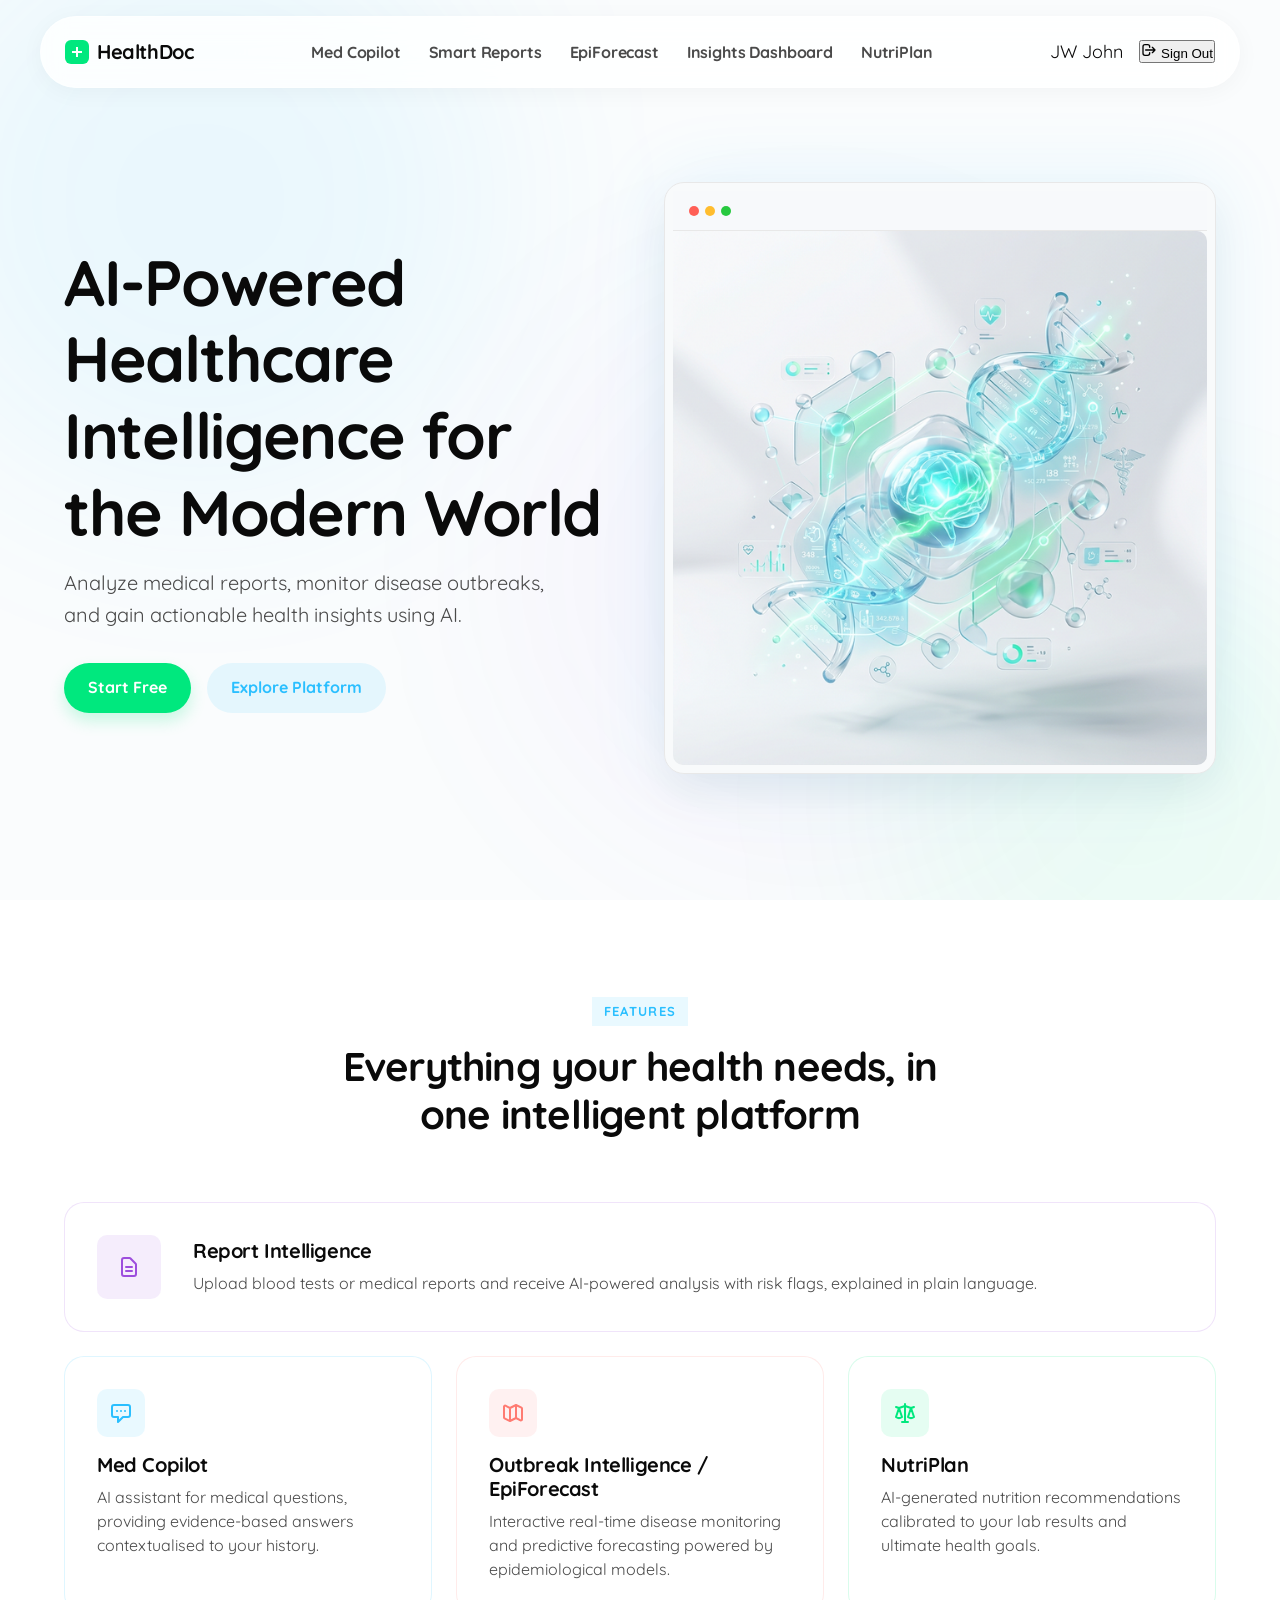
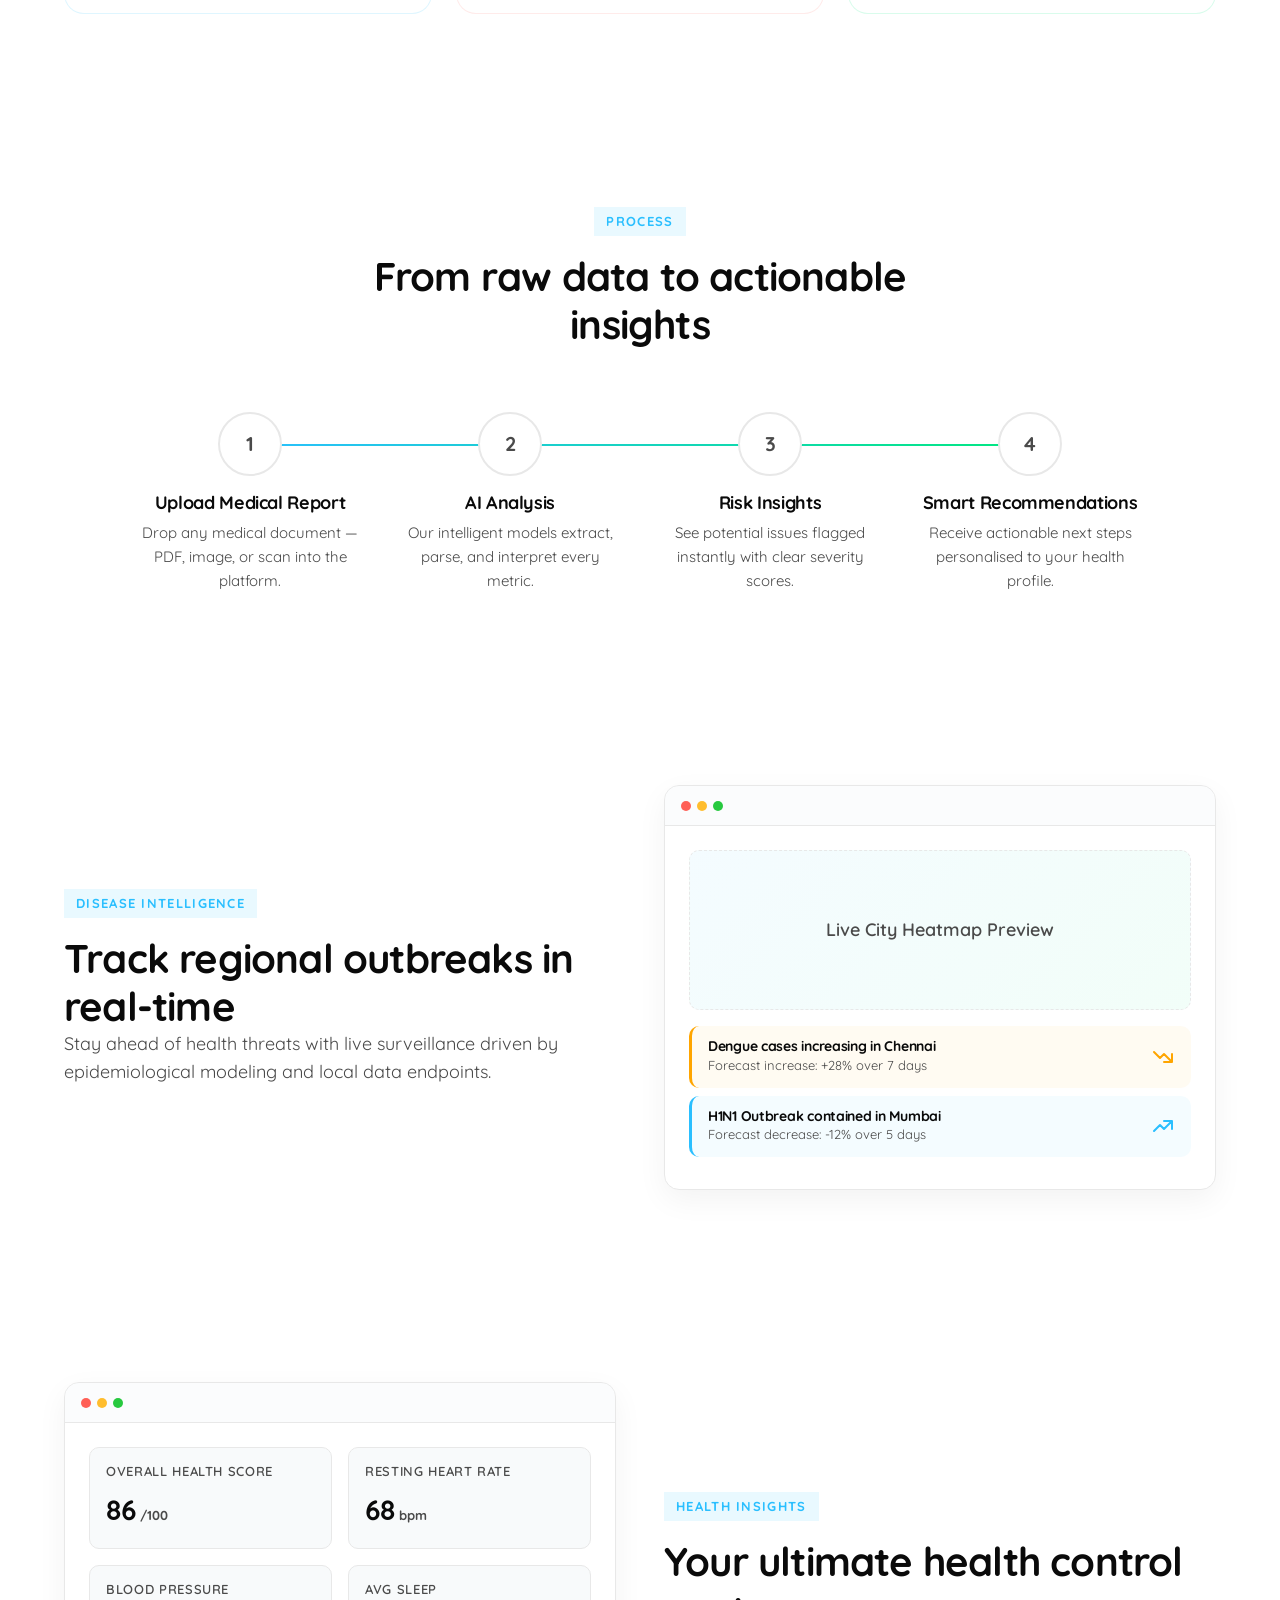
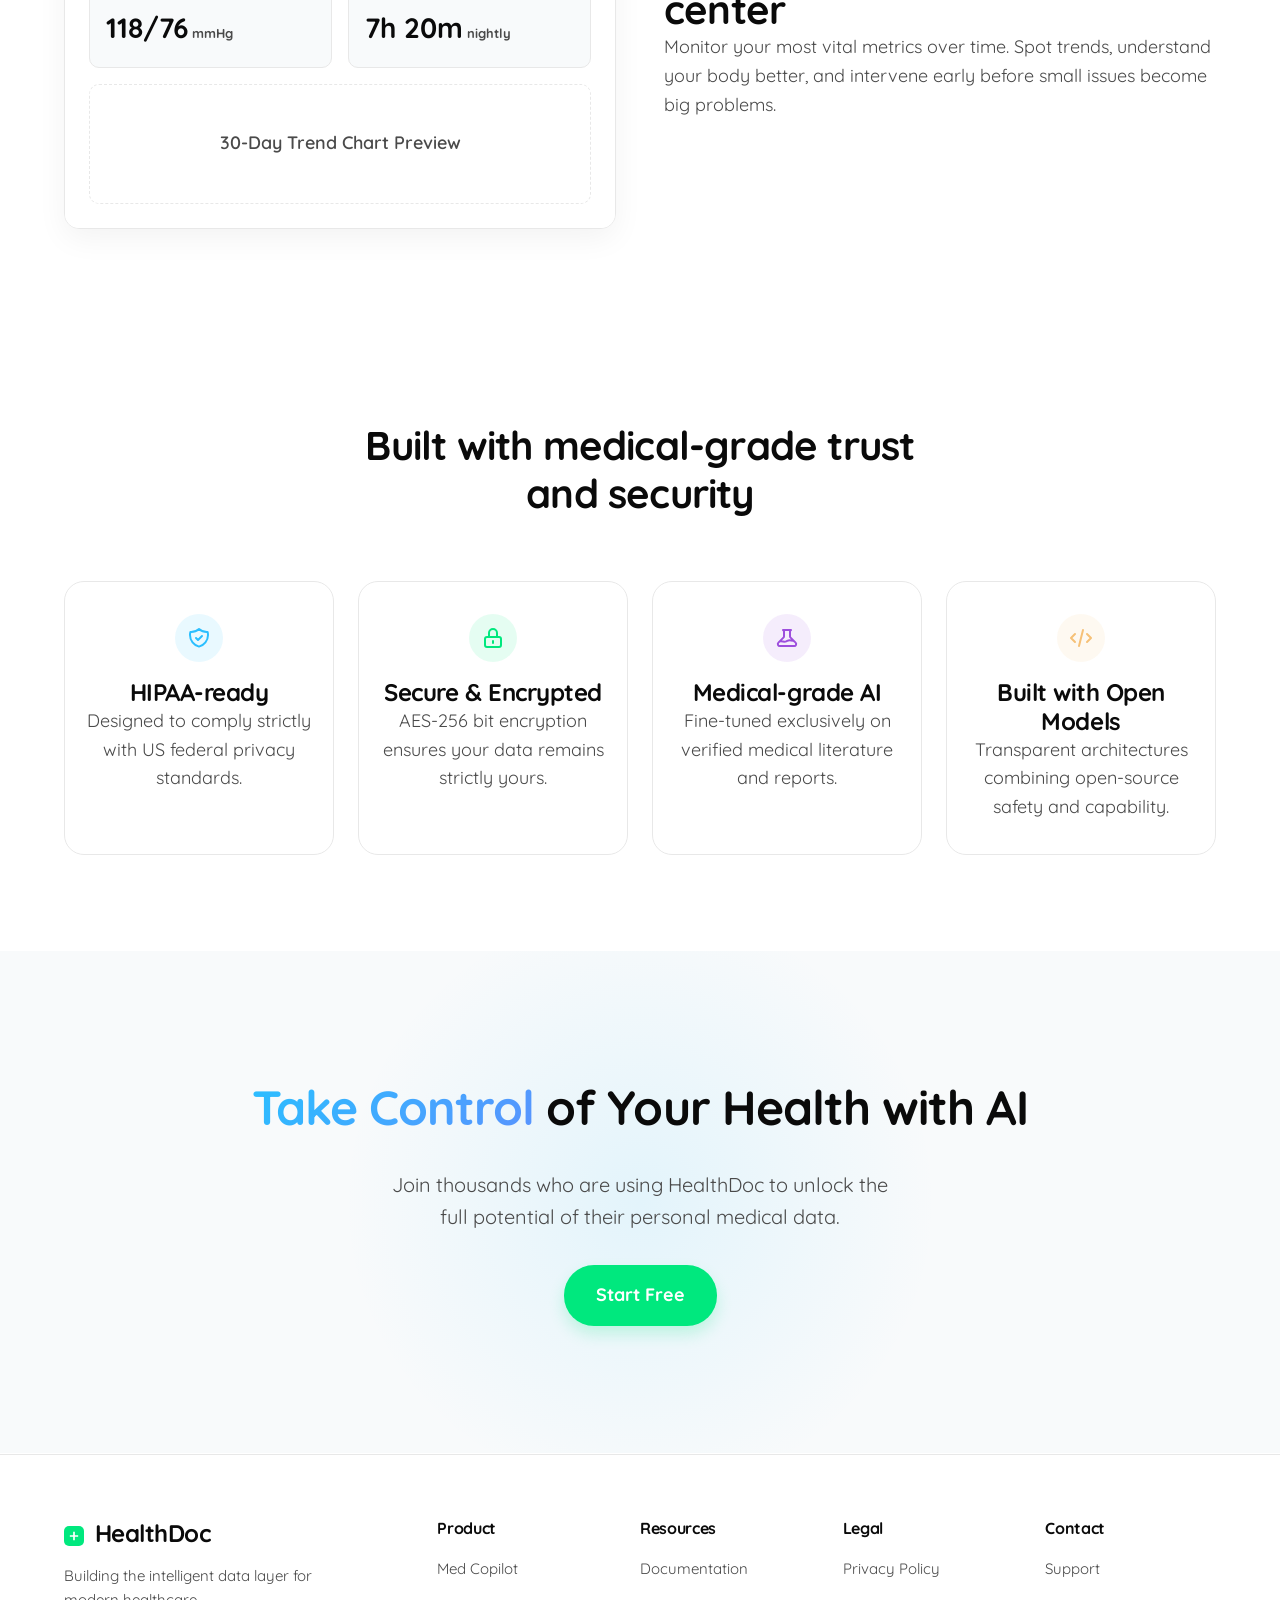
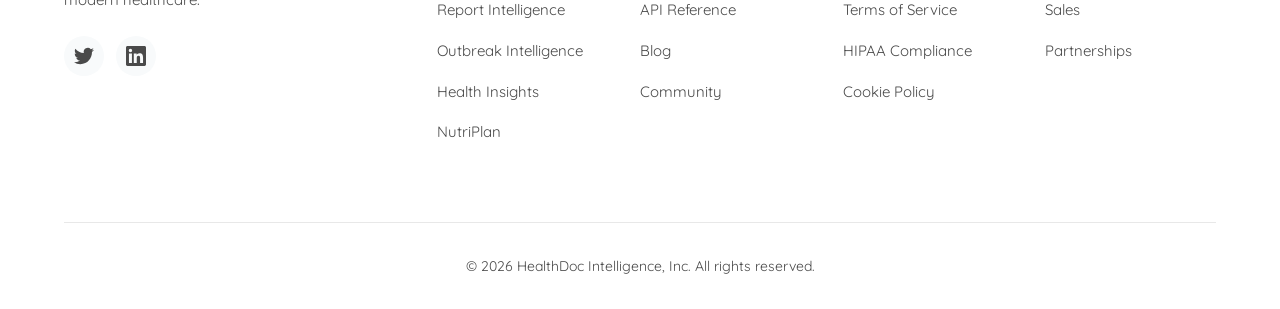
<file: Frontend/index.html>
<!DOCTYPE html>
<html lang="en">

<head>
    <meta charset="UTF-8">
    <meta name="viewport" content="width=device-width, initial-scale=1.0">
    <title>HealthDoc | AI Healthcare Intelligence</title>
    <link rel="preconnect" href="https://fonts.googleapis.com">
    <link rel="preconnect" href="https://fonts.gstatic.com" crossorigin>
    <link href="https://fonts.googleapis.com/css2?family=Quicksand:wght@400;600;700&display=swap" rel="stylesheet">
    <link rel="stylesheet" href="css/styles.css">
    <link rel="stylesheet" href="css/auth_modal.css">
</head>

<body>
    <!-- ── Ambient Background Animation ── -->
    <div class="ambient-bg">
        <div class="ambient-blob blob-1"></div>
        <div class="ambient-blob blob-2"></div>
        <div class="ambient-blob blob-3"></div>
    </div>

    <!-- ── Floating Navbar ── -->
    <div class="navbar-wrapper">
        <nav class="navbar glass" id="navbar">
            <a href="#" class="nav-logo">
                <svg width="24" height="24" viewBox="0 0 24 24" fill="none" xmlns="http://www.w3.org/2000/svg">
                    <rect width="24" height="24" rx="6" fill="#00E87E" />
                    <path d="M11 7v4H7v2h4v4h2v-4h4v-2h-4V7h-2z" fill="white" />
                </svg>
                HealthDoc
            </a>
            <ul class="nav-links">
                <li><a href="pages/MedCopilot.html" class="nav-link">Med Copilot</a></li>
                <li><a href="pages/SmartReports.html" class="nav-link">Smart Reports</a></li>
                <li><a href="pages/EpiForecast.html" class="nav-link">EpiForecast</a></li>
                <li><a href="pages/InsightsDashboard.html" class="nav-link">Insights Dashboard</a></li>
                <li><a href="pages/NutriPlan.html" class="nav-link">NutriPlan</a></li>
            </ul>
            <div class="nav-actions">
                <a href="#" class="nav-login">Login</a>
                <a href="#cta" class="btn btn-primary">Get Started</a>
            </div>
            <button class="mobile-menu-btn" aria-label="Menu">
                <svg viewBox="0 0 24 24">
                    <path d="M4 6h16M4 12h16M4 18h16" stroke="currentColor" stroke-width="2" stroke-linecap="round" />
                </svg>
            </button>
        </nav>
    </div>

    <!-- ── Hero Section ── -->
    <section class="hero section">
        <div class="container hero-grid">
            <div class="hero-content">
                <h1 class="reveal-text">AI-Powered Healthcare Intelligence for the Modern World</h1>
                <p class="reveal-text">Analyze medical reports, monitor disease outbreaks, and gain actionable health
                    insights using AI.</p>
                <div class="hero-buttons reveal-text">
                    <a href="#cta" class="btn btn-primary">Start Free</a>
                    <a href="#features" class="btn btn-secondary">Explore Platform</a>
                </div>
            </div>
            <div class="hero-visual">
                <div class="hero-mockup-wrapper">
                    <div class="ui-frame-header">
                        <div class="ui-dot"></div>
                        <div class="ui-dot"></div>
                        <div class="ui-dot"></div>
                    </div>
                    <!-- Using generated mockup -->
                    <img src="assets/artistic_hero_v2.png" alt="Artistic HealthDoc AI Dashboard Concept">
                </div>
            </div>
        </div>
    </section>

    <!-- ── Feature Section (Bento Grid) ── -->
    <section class="features section scroll-reveal" id="features">
        <div class="container">
            <div class="section-header">
                <span class="section-tag">Features</span>
                <h2>Everything your health needs, in one intelligent platform</h2>
            </div>
            <div class="bento-grid">
                <!-- Large Card -->
                <div class="bento-card large card-purple" id="report-intel">
                    <div class="bento-icon">
                        <svg width="24" height="24" fill="none" viewBox="0 0 24 24" stroke="currentColor">
                            <path stroke-linecap="round" stroke-linejoin="round" stroke-width="2"
                                d="M9 12h6m-6 4h6m2 5H7a2 2 0 01-2-2V5a2 2 0 012-2h5.586a1 1 0 01.707.293l5.414 5.414a1 1 0 01.293.707V19a2 2 0 01-2 2z">
                            </path>
                        </svg>
                    </div>
                    <div>
                        <h3>Report Intelligence</h3>
                        <p>Upload blood tests or medical reports and receive AI-powered analysis with risk flags,
                            explained in plain language.</p>
                    </div>
                </div>

                <!-- Medium Cards -->
                <div class="bento-card card-cyan" id="med-copilot">
                    <div class="bento-icon">
                        <svg width="24" height="24" fill="none" viewBox="0 0 24 24" stroke="currentColor">
                            <path stroke-linecap="round" stroke-linejoin="round" stroke-width="2"
                                d="M8 10h.01M12 10h.01M16 10h.01M9 16H5a2 2 0 01-2-2V6a2 2 0 012-2h14a2 2 0 012 2v8a2 2 0 01-2 2h-5l-5 5v-5z">
                            </path>
                        </svg>
                    </div>
                    <h3>Med Copilot</h3>
                    <p>AI assistant for medical questions, providing evidence-based answers contextualised to your
                        history.</p>
                </div>

                <a href="pages/EpiForecast.html" class="bento-card card-coral" id="outbreak-intel"
                    style="text-decoration: none; color: inherit; display: block; transition: transform 0.2s;">
                    <div class="bento-icon">
                        <svg width="24" height="24" fill="none" viewBox="0 0 24 24" stroke="currentColor">
                            <path stroke-linecap="round" stroke-linejoin="round" stroke-width="2"
                                d="M9 20l-5.447-2.724A1 1 0 013 16.382V5.618a1 1 0 011.447-.894L9 7m0 13l6-3m-6 3V7m6 10l4.553 2.276A1 1 0 0021 18.382V7.618a1 1 0 00-.553-.894L15 4m0 13V4m0 0L9 7">
                            </path>
                        </svg>
                    </div>
                    <h3>Outbreak Intelligence / EpiForecast</h3>
                    <p>Interactive real-time disease monitoring and predictive forecasting powered by epidemiological
                        models.</p>
                </a>

                <div class="bento-card card-green" id="nutriplan">
                    <div class="bento-icon">
                        <svg width="24" height="24" fill="none" viewBox="0 0 24 24" stroke="currentColor">
                            <path stroke-linecap="round" stroke-linejoin="round" stroke-width="2"
                                d="M3 6l3 1m0 0l-3 9a5.002 5.002 0 006.001 0M6 7l3 9M6 7l6-2m6 2l3-1m-3 1l-3 9a5.002 5.002 0 006.001 0M18 7l3 9m-3-9l-6-2m0-2v2m0 16V5m0 16H9m3 0h3">
                            </path>
                        </svg>
                    </div>
                    <h3>NutriPlan</h3>
                    <p>AI-generated nutrition recommendations calibrated to your lab results and ultimate health goals.
                    </p>
                </div>
            </div>
        </div>
    </section>

    <!-- ── How It Works Section ── -->
    <section class="how-it-works section scroll-reveal" id="how-it-works">
        <div class="container">
            <div class="section-header">
                <span class="section-tag">Process</span>
                <h2>From raw data to actionable insights</h2>
            </div>

            <div class="steps-container">
                <div class="step-line">
                    <div class="step-line-progress" id="step-progress"></div>
                </div>

                <div class="step">
                    <div class="step-number">1</div>
                    <h3>Upload Medical Report</h3>
                    <p>Drop any medical document — PDF, image, or scan into the platform.</p>
                </div>

                <div class="step">
                    <div class="step-number">2</div>
                    <h3>AI Analysis</h3>
                    <p>Our intelligent models extract, parse, and interpret every metric.</p>
                </div>

                <div class="step">
                    <div class="step-number">3</div>
                    <h3>Risk Insights</h3>
                    <p>See potential issues flagged instantly with clear severity scores.</p>
                </div>

                <div class="step">
                    <div class="step-number">4</div>
                    <h3>Smart Recommendations</h3>
                    <p>Receive actionable next steps personalised to your health profile.</p>
                </div>
            </div>
        </div>
    </section>

    <!-- ── Disease Intelligence Preview ── -->
    <section class="preview-section section scroll-reveal" id="disease-intelligence">
        <div class="container preview-grid">
            <div class="preview-content">
                <span class="section-tag">Disease Intelligence</span>
                <h2>Track regional outbreaks in real-time</h2>
                <p>Stay ahead of health threats with live surveillance driven by epidemiological modeling and local data
                    endpoints.</p>
            </div>

            <div class="preview-visual ui-frame">
                <div class="ui-frame-header">
                    <div class="ui-dot"></div>
                    <div class="ui-dot"></div>
                    <div class="ui-dot"></div>
                </div>
                <div class="ui-frame-body">
                    <div class="heatmap-placeholder">
                        Live City Heatmap Preview
                    </div>

                    <div class="alert-card warning">
                        <div>
                            <h4>Dengue cases increasing in Chennai</h4>
                            <p>Forecast increase: +28% over 7 days</p>
                        </div>
                        <svg width="24" height="24" fill="none" viewBox="0 0 24 24" stroke="orange">
                            <path stroke-linecap="round" stroke-linejoin="round" stroke-width="2"
                                d="M13 17h8m0 0V9m0 8l-8-8-4 4-6-6"></path>
                        </svg>
                    </div>

                    <div class="alert-card">
                        <div>
                            <h4>H1N1 Outbreak contained in Mumbai</h4>
                            <p>Forecast decrease: -12% over 5 days</p>
                        </div>
                        <svg width="24" height="24" fill="none" viewBox="0 0 24 24" stroke="var(--color-primary)">
                            <path stroke-linecap="round" stroke-linejoin="round" stroke-width="2"
                                d="M13 7h8m0 0v8m0-8l-8 8-4-4-6 6"></path>
                        </svg>
                    </div>
                </div>
            </div>
        </div>
    </section>

    <!-- ── Dashboard Preview Section ── -->
    <section class="preview-section section scroll-reveal" id="health-insights">
        <div class="container preview-grid reverse">
            <div class="preview-content">
                <span class="section-tag">Health Insights</span>
                <h2>Your ultimate health control center</h2>
                <p>Monitor your most vital metrics over time. Spot trends, understand your body better, and intervene
                    early before small issues become big problems.</p>
            </div>

            <div class="preview-visual ui-frame">
                <div class="ui-frame-header">
                    <div class="ui-dot"></div>
                    <div class="ui-dot"></div>
                    <div class="ui-dot"></div>
                </div>
                <div class="ui-frame-body" style="background-color: var(--color-bg);">
                    <div class="dash-metrics">
                        <div class="metric-card">
                            <h4>Overall Health Score</h4>
                            <div class="value text-primary">86<span class="unit">/100</span></div>
                        </div>
                        <div class="metric-card">
                            <h4>Resting Heart Rate</h4>
                            <div class="value">68<span class="unit">bpm</span></div>
                        </div>
                        <div class="metric-card">
                            <h4>Blood Pressure</h4>
                            <div class="value">118/76<span class="unit">mmHg</span></div>
                        </div>
                        <div class="metric-card">
                            <h4>Avg Sleep</h4>
                            <div class="value">7h 20m<span class="unit">nightly</span></div>
                        </div>
                    </div>
                    <div
                        style="height: 120px; border: 1px dashed var(--color-border); border-radius: 10px; display: flex; align-items: center; justify-content: center; color: var(--color-text-mutated); font-weight: 600;">
                        30-Day Trend Chart Preview
                    </div>
                </div>
            </div>
        </div>
    </section>

    <!-- ── Social Proof Section ── -->
    <section class="social-proof section scroll-reveal" id="trust">
        <div class="container">
            <div class="section-header">
                <h2>Built with medical-grade trust and security</h2>
            </div>

            <div class="trust-badges">
                <div class="trust-card card-cyan">
                    <div class="trust-icon">
                        <svg width="24" height="24" fill="none" viewBox="0 0 24 24" stroke="currentColor">
                            <path stroke-linecap="round" stroke-linejoin="round" stroke-width="2"
                                d="M9 12l2 2 4-4m5.618-4.016A11.955 11.955 0 0112 2.944a11.955 11.955 0 01-8.618 3.04A12.02 12.02 0 003 9c0 5.591 3.824 10.29 9 11.622 5.176-1.332 9-6.03 9-11.622 0-1.042-.133-2.052-.382-3.016z">
                            </path>
                        </svg>
                    </div>
                    <h3>HIPAA-ready</h3>
                    <p>Designed to comply strictly with US federal privacy standards.</p>
                </div>

                <div class="trust-card card-green">
                    <div class="trust-icon">
                        <svg width="24" height="24" fill="none" viewBox="0 0 24 24" stroke="currentColor">
                            <path stroke-linecap="round" stroke-linejoin="round" stroke-width="2"
                                d="M12 15v2m-6 4h12a2 2 0 002-2v-6a2 2 0 00-2-2H6a2 2 0 00-2 2v6a2 2 0 002 2zm10-10V7a4 4 0 00-8 0v4h8z">
                            </path>
                        </svg>
                    </div>
                    <h3>Secure & Encrypted</h3>
                    <p>AES-256 bit encryption ensures your data remains strictly yours.</p>
                </div>

                <div class="trust-card card-purple">
                    <div class="trust-icon">
                        <svg width="24" height="24" fill="none" viewBox="0 0 24 24" stroke="currentColor">
                            <path stroke-linecap="round" stroke-linejoin="round" stroke-width="2"
                                d="M19.428 15.428a2 2 0 00-1.022-.547l-2.387-.477a6 6 0 00-3.86.517l-.318.158a6 6 0 01-3.86.517L6.05 15.21a2 2 0 00-1.806.547M8 4h8l-1 1v5.172a2 2 0 00.586 1.414l5 5c1.26 1.26.367 3.414-1.415 3.414H4.828c-1.782 0-2.674-2.154-1.414-3.414l5-5A2 2 0 009 10.172V5L8 4z">
                            </path>
                        </svg>
                    </div>
                    <h3>Medical-grade AI</h3>
                    <p>Fine-tuned exclusively on verified medical literature and reports.</p>
                </div>

                <div class="trust-card card-gold">
                    <div class="trust-icon">
                        <svg width="24" height="24" fill="none" viewBox="0 0 24 24" stroke="currentColor">
                            <path stroke-linecap="round" stroke-linejoin="round" stroke-width="2"
                                d="M10 20l4-16m4 4l4 4-4 4M6 16l-4-4 4-4"></path>
                        </svg>
                    </div>
                    <h3>Built with Open Models</h3>
                    <p>Transparent architectures combining open-source safety and capability.</p>
                </div>
            </div>
        </div>
    </section>

    <!-- ── Final CTA Section ── -->
    <section class="cta-section scroll-reveal" id="cta">
        <div class="container cta-content">
            <h2><span class="gradient-text">Take Control</span> of Your Health with AI</h2>
            <p style="max-width: 500px; margin: 0 auto calc(var(--space-unit)*8); font-size: 20px;">Join thousands who
                are using HealthDoc to unlock the full potential of their personal medical data.</p>
            <a href="#" class="btn btn-primary"
                style="font-size: 18px; padding: calc(var(--space-unit)*4) calc(var(--space-unit)*8);">Start Free</a>
        </div>
    </section>

    <!-- ── Footer ── -->
    <footer class="footer scroll-reveal">
        <div class="container">
            <div class="footer-grid">
                <div class="footer-brand">
                    <h2>
                        <svg width="20" height="20" viewBox="0 0 24 24" fill="none" xmlns="http://www.w3.org/2000/svg"
                            style="display:inline-block; vertical-align: middle; margin-right: 4px;">
                            <rect width="24" height="24" rx="6" fill="#00E87E" />
                            <path d="M11 7v4H7v2h4v4h2v-4h4v-2h-4V7h-2z" fill="white" />
                        </svg>
                        HealthDoc
                    </h2>
                    <p>Building the intelligent data layer for modern healthcare.</p>
                    <div class="social-links">
                        <a href="#" class="social-link" aria-label="Twitter">
                            <svg width="20" height="20" fill="currentColor" viewBox="0 0 24 24">
                                <path
                                    d="M23.953 4.57a10 10 0 01-2.825.775 4.958 4.958 0 002.163-2.723c-.951.555-2.005.959-3.127 1.184a4.92 4.92 0 00-8.384 4.482C7.69 8.095 4.067 6.13 1.64 3.162a4.822 4.822 0 00-.666 2.475c0 1.71.87 3.213 2.188 4.096a4.904 4.904 0 01-2.228-.616v.06a4.923 4.923 0 003.946 4.827 4.996 4.996 0 01-2.212.085 4.936 4.936 0 004.604 3.417 9.867 9.867 0 01-6.102 2.105c-.39 0-.779-.023-1.17-.067a13.995 13.995 0 007.557 2.209c9.053 0 13.998-7.496 13.998-13.985 0-.21 0-.42-.015-.63A9.935 9.935 0 0024 4.59z" />
                            </svg>
                        </a>
                        <a href="#" class="social-link" aria-label="LinkedIn">
                            <svg width="20" height="20" fill="currentColor" viewBox="0 0 24 24">
                                <path
                                    d="M20.447 20.452h-3.554v-5.569c0-1.328-.027-3.037-1.852-3.037-1.853 0-2.136 1.445-2.136 2.939v5.667H9.351V9h3.414v1.561h.046c.477-.9 1.637-1.85 3.37-1.85 3.601 0 4.267 2.37 4.267 5.455v6.286zM5.337 7.433a2.062 2.062 0 01-2.063-2.065 2.064 2.064 0 112.063 2.065zm1.782 13.019H3.555V9h3.564v11.452zM22.225 0H1.771C.792 0 0 .774 0 1.729v20.542C0 23.227.792 24 1.771 24h20.451C23.2 24 24 23.227 24 22.271V1.729C24 .774 23.2 0 22.222 0h.003z" />
                            </svg>
                        </a>
                    </div>
                </div>

                <div class="footer-col">
                    <h4>Product</h4>
                    <ul>
                        <li><a href="pages/MedCopilot.html">Med Copilot</a></li>
                        <li><a href="pages/SmartReports.html">Report Intelligence</a></li>
                        <li><a href="#outbreak-intel">Outbreak Intelligence</a></li>
                        <li><a href="#health-insights">Health Insights</a></li>
                        <li><a href="#nutriplan">NutriPlan</a></li>
                    </ul>
                </div>

                <div class="footer-col">
                    <h4>Resources</h4>
                    <ul>
                        <li><a href="#">Documentation</a></li>
                        <li><a href="#">API Reference</a></li>
                        <li><a href="#">Blog</a></li>
                        <li><a href="#">Community</a></li>
                    </ul>
                </div>

                <div class="footer-col">
                    <h4>Legal</h4>
                    <ul>
                        <li><a href="#">Privacy Policy</a></li>
                        <li><a href="#">Terms of Service</a></li>
                        <li><a href="#">HIPAA Compliance</a></li>
                        <li><a href="#">Cookie Policy</a></li>
                    </ul>
                </div>

                <div class="footer-col">
                    <h4>Contact</h4>
                    <ul>
                        <li><a href="#">Support</a></li>
                        <li><a href="#">Sales</a></li>
                        <li><a href="#">Partnerships</a></li>
                    </ul>
                </div>
            </div>

            <div class="footer-bottom">
                &copy; <span id="year">2026</span> HealthDoc Intelligence, Inc. All rights reserved.
            </div>
        </div>
    </footer>

    <!-- ── Interaction Scripts ── -->
    <script src="js/script.js"></script>
    <script src="js/auth.js"></script>
</body>

</html>
</file>
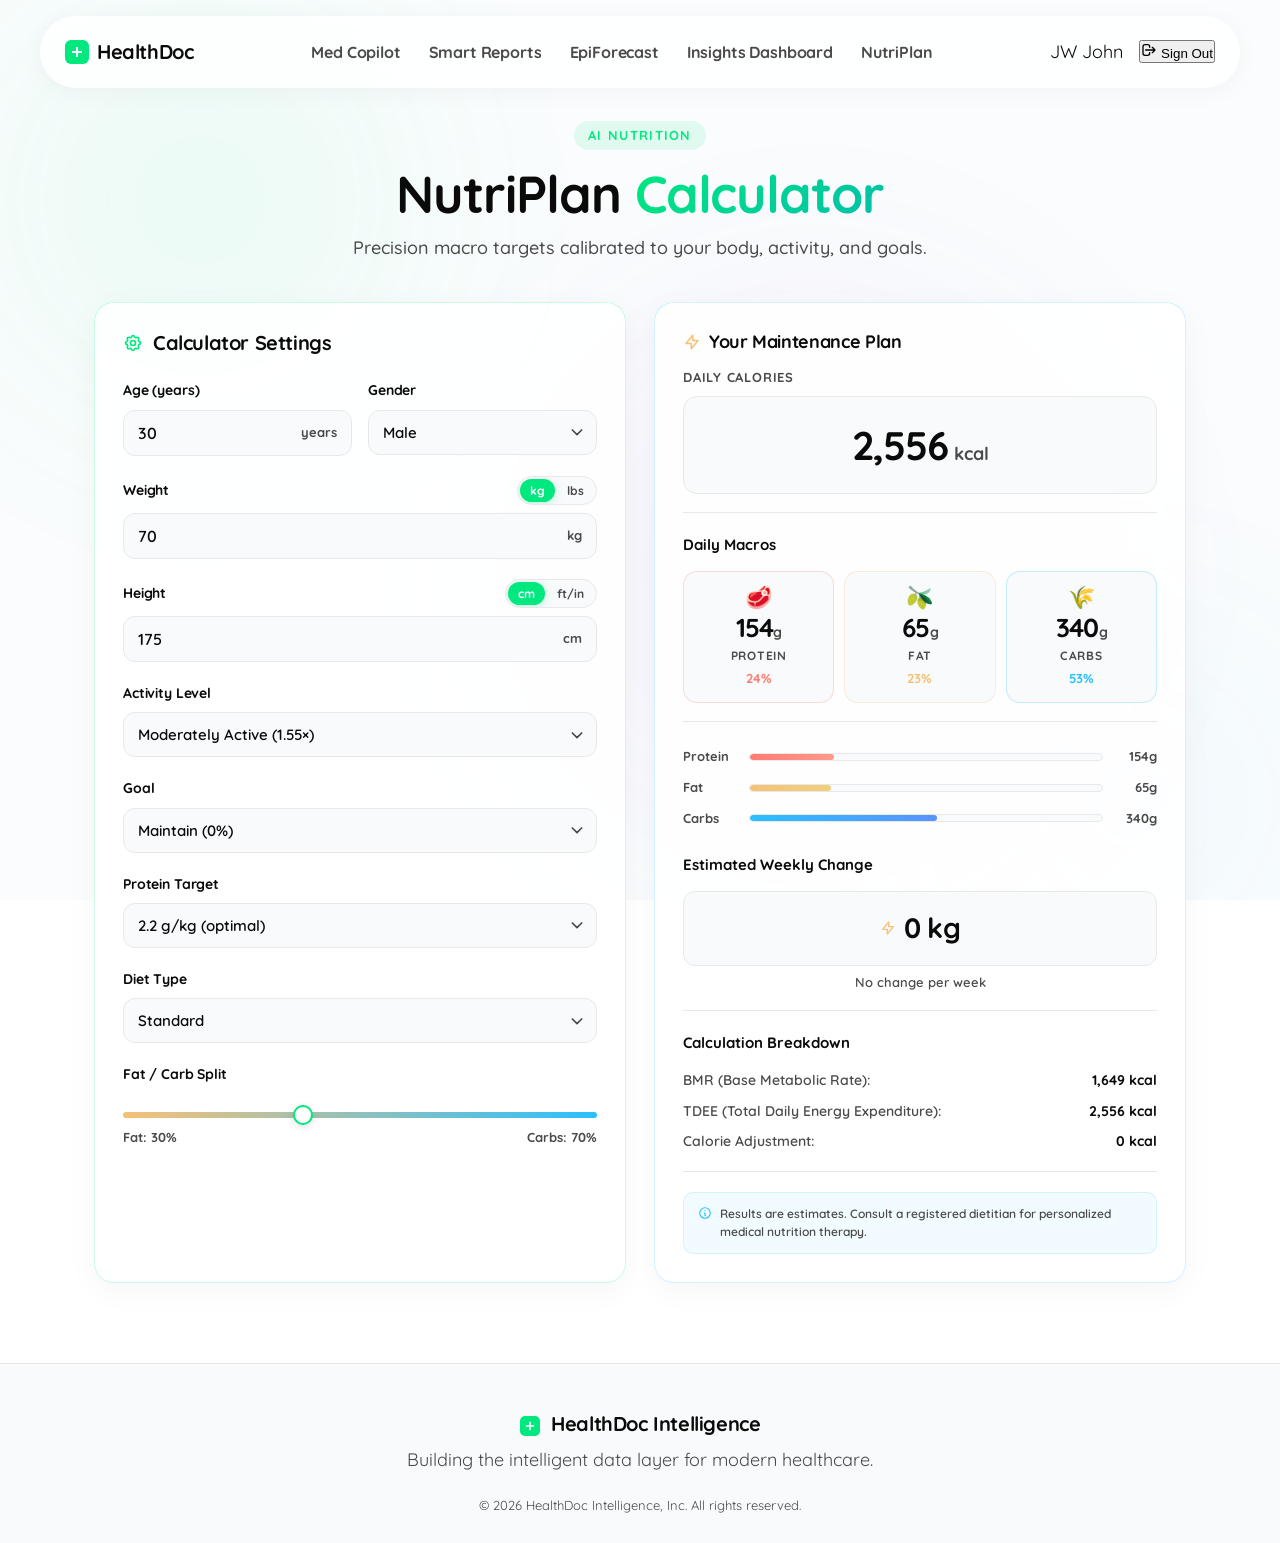
<file: Frontend/pages/NutriPlan.html>
<!DOCTYPE html>
<html lang="en">

<head>
    <meta charset="UTF-8">
    <meta name="viewport" content="width=device-width, initial-scale=1.0">
    <title>NutriPlan | HealthDoc AI</title>
    <meta name="description" content="AI-powered nutrition and macro calculator. Calculate your daily calorie needs, protein, fat and carb targets based on your personal health data.">
    <!-- Fonts -->
    <link rel="preconnect" href="https://fonts.googleapis.com">
    <link rel="preconnect" href="https://fonts.gstatic.com" crossorigin>
    <link href="https://fonts.googleapis.com/css2?family=Quicksand:wght@400;500;600;700&display=swap" rel="stylesheet">
    <!-- Styles -->
    <link rel="stylesheet" href="../css/styles.css">
    <link rel="stylesheet" href="../css/auth_modal.css">
    <link rel="stylesheet" href="../css/nutriPlan.css">
</head>

<body>
    <!-- ── Ambient Background Animation ── -->
    <div class="ambient-bg">
        <div class="ambient-blob blob-1" style="background: radial-gradient(circle, rgba(0,232,126,0.18) 0%, transparent 70%);"></div>
        <div class="ambient-blob blob-2" style="background: radial-gradient(circle, rgba(42,191,255,0.12) 0%, transparent 70%);"></div>
        <div class="ambient-blob blob-3"></div>
    </div>

    <!-- ── Floating Navbar ── -->
    <div class="navbar-wrapper">
        <nav class="navbar glass" id="navbar">
            <a href="../index.html" class="nav-logo">
                <svg width="24" height="24" viewBox="0 0 24 24" fill="none" xmlns="http://www.w3.org/2000/svg">
                    <rect width="24" height="24" rx="6" fill="#00E87E" />
                    <path d="M11 7v4H7v2h4v4h2v-4h4v-2h-4V7h-2z" fill="white" />
                </svg>
                HealthDoc
            </a>
            <ul class="nav-links">
                <li><a href="MedCopilot.html" class="nav-link">Med Copilot</a></li>
                <li><a href="SmartReports.html" class="nav-link">Smart Reports</a></li>
                <li><a href="EpiForecast.html" class="nav-link">EpiForecast</a></li>
                <li><a href="InsightsDashboard.html" class="nav-link">Insights Dashboard</a></li>
                <li><a href="NutriPlan.html" class="nav-link active">NutriPlan</a></li>
            </ul>
            <div class="nav-actions">
                <a href="#" class="nav-login">Login</a>
                <a href="../index.html#cta" class="btn btn-primary">Get Started</a>
            </div>
        </nav>
    </div>

    <!-- ── Page Header ── -->
    <main class="nutri-container">
        <div class="nutri-header text-center">
            <span class="section-tag" id="nutri-tag">AI Nutrition</span>
            <h1>NutriPlan <span class="gradient-text-green">Calculator</span></h1>
            <p>Precision macro targets calibrated to your body, activity, and goals.</p>
        </div>

        <!-- ── Two-Column Calculator Layout ── -->
        <div class="nutri-grid">

            <!-- LEFT: Calculator Settings -->
            <div class="nutri-card settings-card glass">
                <div class="card-section-header">
                    <svg width="20" height="20" fill="none" viewBox="0 0 24 24" stroke="currentColor">
                        <path stroke-linecap="round" stroke-linejoin="round" stroke-width="2" d="M10.325 4.317c.426-1.756 2.924-1.756 3.35 0a1.724 1.724 0 002.573 1.066c1.543-.94 3.31.826 2.37 2.37a1.724 1.724 0 001.065 2.572c1.756.426 1.756 2.924 0 3.35a1.724 1.724 0 00-1.066 2.573c.94 1.543-.826 3.31-2.37 2.37a1.724 1.724 0 00-2.572 1.065c-.426 1.756-2.924 1.756-3.35 0a1.724 1.724 0 00-2.573-1.066c-1.543.94-3.31-.826-2.37-2.37a1.724 1.724 0 00-1.065-2.572c-1.756-.426-1.756-2.924 0-3.35a1.724 1.724 0 001.066-2.573c-.94-1.543.826-3.31 2.37-2.37.996.608 2.296.07 2.572-1.065z"/>
                        <path stroke-linecap="round" stroke-linejoin="round" stroke-width="2" d="M15 12a3 3 0 11-6 0 3 3 0 016 0z"/>
                    </svg>
                    <h2>Calculator Settings</h2>
                </div>

                <!-- Age + Gender Row -->
                <div class="form-row two-col">
                    <div class="form-group">
                        <label for="age-input">Age (years)</label>
                        <div class="input-with-unit">
                            <input type="number" id="age-input" value="30" min="10" max="100" placeholder="30">
                            <span class="unit-label">years</span>
                        </div>
                    </div>
                    <div class="form-group">
                        <label for="gender-select">Gender</label>
                        <div class="select-wrapper">
                            <select id="gender-select">
                                <option value="male">Male</option>
                                <option value="female">Female</option>
                            </select>
                            <svg class="select-chevron" width="16" height="16" fill="none" viewBox="0 0 24 24" stroke="currentColor"><path stroke-linecap="round" stroke-linejoin="round" stroke-width="2.5" d="M19 9l-7 7-7-7"/></svg>
                        </div>
                    </div>
                </div>

                <!-- Weight -->
                <div class="form-group">
                    <div class="label-row">
                        <label for="weight-input">Weight</label>
                        <div class="unit-toggle" id="weight-unit-toggle">
                            <button class="unit-btn active" data-unit="kg" id="weight-kg-btn">kg</button>
                            <button class="unit-btn" data-unit="lbs" id="weight-lbs-btn">lbs</button>
                        </div>
                    </div>
                    <div class="input-with-unit">
                        <input type="number" id="weight-input" value="70" min="20" max="500" step="0.1" placeholder="70">
                        <span class="unit-label" id="weight-unit-label">kg</span>
                    </div>
                </div>

                <!-- Height -->
                <div class="form-group">
                    <div class="label-row">
                        <label for="height-input">Height</label>
                        <div class="unit-toggle" id="height-unit-toggle">
                            <button class="unit-btn active" data-unit="cm" id="height-cm-btn">cm</button>
                            <button class="unit-btn" data-unit="ftin" id="height-ftin-btn">ft/in</button>
                        </div>
                    </div>
                    <div class="input-with-unit" id="height-cm-wrapper">
                        <input type="number" id="height-cm-input" value="175" min="100" max="280" step="0.5" placeholder="175">
                        <span class="unit-label">cm</span>
                    </div>
                    <div class="height-ftin-wrapper" id="height-ftin-wrapper" style="display:none;">
                        <div class="input-with-unit">
                            <input type="number" id="height-ft-input" value="5" min="3" max="9" placeholder="5">
                            <span class="unit-label">ft</span>
                        </div>
                        <div class="input-with-unit">
                            <input type="number" id="height-in-input" value="9" min="0" max="11" placeholder="9">
                            <span class="unit-label">in</span>
                        </div>
                    </div>
                </div>

                <!-- Activity Level -->
                <div class="form-group">
                    <label for="activity-select">Activity Level</label>
                    <div class="select-wrapper">
                        <select id="activity-select">
                            <option value="1.2">Sedentary (desk job, no exercise)</option>
                            <option value="1.375">Lightly Active (1–3 days/week)</option>
                            <option value="1.55" selected>Moderately Active (1.55×)</option>
                            <option value="1.725">Very Active (6–7 days/week)</option>
                            <option value="1.9">Extremely Active (athlete / 2× day)</option>
                        </select>
                        <svg class="select-chevron" width="16" height="16" fill="none" viewBox="0 0 24 24" stroke="currentColor"><path stroke-linecap="round" stroke-linejoin="round" stroke-width="2.5" d="M19 9l-7 7-7-7"/></svg>
                    </div>
                </div>

                <!-- Goal -->
                <div class="form-group">
                    <label for="goal-select">Goal</label>
                    <div class="select-wrapper">
                        <select id="goal-select">
                            <option value="0" selected>Maintain (0%)</option>
                            <option value="-0.1">Mild Cut (−10%)</option>
                            <option value="-0.2">Cut (−20%)</option>
                            <option value="-0.3">Aggressive Cut (−30%)</option>
                            <option value="0.1">Mild Bulk (+10%)</option>
                            <option value="0.2">Bulk (+20%)</option>
                        </select>
                        <svg class="select-chevron" width="16" height="16" fill="none" viewBox="0 0 24 24" stroke="currentColor"><path stroke-linecap="round" stroke-linejoin="round" stroke-width="2.5" d="M19 9l-7 7-7-7"/></svg>
                    </div>
                </div>

                <!-- Protein Target -->
                <div class="form-group">
                    <label for="protein-select">Protein Target</label>
                    <div class="select-wrapper">
                        <select id="protein-select">
                            <option value="1.6">1.6 g/kg (minimum for muscle)</option>
                            <option value="2.0">2.0 g/kg (moderate)</option>
                            <option value="2.2" selected>2.2 g/kg (optimal)</option>
                            <option value="2.5">2.5 g/kg (high protein)</option>
                            <option value="3.0">3.0 g/kg (very high)</option>
                        </select>
                        <svg class="select-chevron" width="16" height="16" fill="none" viewBox="0 0 24 24" stroke="currentColor"><path stroke-linecap="round" stroke-linejoin="round" stroke-width="2.5" d="M19 9l-7 7-7-7"/></svg>
                    </div>
                </div>

                <!-- Diet Type -->
                <div class="form-group">
                    <label for="diet-select">Diet Type</label>
                    <div class="select-wrapper">
                        <select id="diet-select">
                            <option value="standard" selected>Standard</option>
                            <option value="lowcarb">Low Carb</option>
                            <option value="keto">Keto (&lt;10% carbs)</option>
                            <option value="highcarb">High Carb</option>
                        </select>
                        <svg class="select-chevron" width="16" height="16" fill="none" viewBox="0 0 24 24" stroke="currentColor"><path stroke-linecap="round" stroke-linejoin="round" stroke-width="2.5" d="M19 9l-7 7-7-7"/></svg>
                    </div>
                </div>

                <!-- Fat/Carb Slider -->
                <div class="form-group" id="fat-carb-slider-group">
                    <div class="label-row">
                        <label>Fat / Carb Split</label>
                    </div>
                    <div class="slider-track-wrapper">
                        <input type="range" id="fat-carb-slider" min="15" max="55" step="5" value="30">
                        <div class="slider-labels">
                            <span id="fat-pct-label">Fat: 30%</span>
                            <span id="carb-pct-label">Carbs: 70%</span>
                        </div>
                    </div>
                </div>
            </div>

            <!-- RIGHT: Results Panel -->
            <div class="nutri-card results-card glass" id="results-panel">
                <!-- Daily Calories -->
                <div class="result-section">
                    <div class="result-section-header">
                        <svg width="18" height="18" fill="none" viewBox="0 0 24 24" stroke="currentColor" class="result-icon accent-icon">
                            <path stroke-linecap="round" stroke-linejoin="round" stroke-width="2" d="M13 10V3L4 14h7v7l9-11h-7z"/>
                        </svg>
                        <h3>Your Maintenance Plan</h3>
                    </div>

                    <div class="calories-display">
                        <div class="calories-label">Daily Calories</div>
                        <div class="calories-value-box">
                            <span class="calories-big" id="calories-result">—</span>
                            <span class="calories-unit">kcal</span>
                        </div>
                    </div>
                </div>

                <!-- Daily Macros -->
                <div class="result-section">
                    <div class="result-section-label">Daily Macros</div>
                    <div class="macros-grid">
                        <div class="macro-card protein-card">
                            <div class="macro-emoji">🥩</div>
                            <div class="macro-value" id="protein-result">—<span class="macro-unit">g</span></div>
                            <div class="macro-name">Protein</div>
                            <div class="macro-pct" id="protein-pct">—%</div>
                        </div>
                        <div class="macro-card fat-card">
                            <div class="macro-emoji">🫒</div>
                            <div class="macro-value" id="fat-result">—<span class="macro-unit">g</span></div>
                            <div class="macro-name">Fat</div>
                            <div class="macro-pct" id="fat-pct">—%</div>
                        </div>
                        <div class="macro-card carb-card">
                            <div class="macro-emoji">🌾</div>
                            <div class="macro-value" id="carb-result">—<span class="macro-unit">g</span></div>
                            <div class="macro-name">Carbs</div>
                            <div class="macro-pct" id="carb-pct">—%</div>
                        </div>
                    </div>
                </div>

                <!-- Macro Progress Bars -->
                <div class="macro-bars" id="macro-bars">
                    <div class="macro-bar-row">
                        <span class="bar-label">Protein</span>
                        <div class="bar-track"><div class="bar-fill protein-bar" id="protein-bar" style="width:0%"></div></div>
                        <span class="bar-value" id="protein-bar-val">—g</span>
                    </div>
                    <div class="macro-bar-row">
                        <span class="bar-label">Fat</span>
                        <div class="bar-track"><div class="bar-fill fat-bar" id="fat-bar" style="width:0%"></div></div>
                        <span class="bar-value" id="fat-bar-val">—g</span>
                    </div>
                    <div class="macro-bar-row">
                        <span class="bar-label">Carbs</span>
                        <div class="bar-track"><div class="bar-fill carb-bar" id="carb-bar" style="width:0%"></div></div>
                        <span class="bar-value" id="carb-bar-val">—g</span>
                    </div>
                </div>

                <!-- Weekly Change -->
                <div class="result-section">
                    <div class="result-section-label">Estimated Weekly Change</div>
                    <div class="weekly-change-box">
                        <svg width="16" height="16" fill="none" viewBox="0 0 24 24" stroke="var(--color-gold)" stroke-width="2">
                            <path stroke-linecap="round" stroke-linejoin="round" d="M13 10V3L4 14h7v7l9-11h-7z"/>
                        </svg>
                        <span class="weekly-change-val" id="weekly-change">0 kg</span>
                    </div>
                    <div class="weekly-change-desc" id="weekly-desc">No change per week</div>
                </div>

                <!-- Calculation Breakdown -->
                <div class="result-section">
                    <div class="result-section-label">Calculation Breakdown</div>
                    <div class="breakdown-list">
                        <div class="breakdown-row">
                            <span class="breakdown-key">BMR (Base Metabolic Rate):</span>
                            <span class="breakdown-val" id="bmr-result">— kcal</span>
                        </div>
                        <div class="breakdown-row">
                            <span class="breakdown-key">TDEE (Total Daily Energy Expenditure):</span>
                            <span class="breakdown-val" id="tdee-result">— kcal</span>
                        </div>
                        <div class="breakdown-row">
                            <span class="breakdown-key">Calorie Adjustment:</span>
                            <span class="breakdown-val" id="adjustment-result">0 kcal</span>
                        </div>
                    </div>
                </div>

                <!-- Disclaimer -->
                <div class="disclaimer">
                    <svg width="14" height="14" fill="none" viewBox="0 0 24 24" stroke="currentColor"><path stroke-linecap="round" stroke-linejoin="round" stroke-width="2" d="M13 16h-1v-4h-1m1-4h.01M21 12a9 9 0 11-18 0 9 9 0 0118 0z"/></svg>
                    Results are estimates. Consult a registered dietitian for personalized medical nutrition therapy.
                </div>
            </div>
        </div>
    </main>

    <!-- ── Minimal Footer ── -->
    <footer class="footer scroll-reveal" style="background: var(--color-surface); padding: 48px 0 28px;">
        <div class="container text-center">
            <h2 style="font-size: 20px; margin-bottom: 10px;">
                <svg width="20" height="20" viewBox="0 0 24 24" fill="none" xmlns="http://www.w3.org/2000/svg" style="display:inline-block; vertical-align: middle; margin-right: 6px;">
                    <rect width="24" height="24" rx="6" fill="#00E87E" />
                    <path d="M11 7v4H7v2h4v4h2v-4h4v-2h-4V7h-2z" fill="white" />
                </svg>
                HealthDoc Intelligence
            </h2>
            <p style="margin-bottom: 20px;">Building the intelligent data layer for modern healthcare.</p>
            <p style="font-size: 13px; color: var(--color-text-mutated);">&copy; 2026 HealthDoc Intelligence, Inc. All rights reserved.</p>
        </div>
    </footer>

    <!-- Scripts -->
    <script src="../js/script.js"></script>
    <script src="../js/auth.js"></script>
    <script src="../js/nutriPlan.js"></script>
</body>

</html>
</file>
<file: Frontend/css/styles.css>
/* ── HealthDoc Design System ── */

:root {
    /* Colors */
    --color-primary: #2ABFFF;
    --color-accent: #00E87E;
    --color-bg: #FFFFFF;
    --color-text: #0A0A0A;
    --color-text-mutated: #4A4A4A;
    --color-link: #5993FE;

    --color-purple: #9D4EDD;
    --color-coral: #FF7B72;
    --color-gold: #F6C177;

    --color-glass-bg: rgba(255, 255, 255, 0.85);
    --color-glass-border: rgba(255, 255, 255, 0.4);

    --color-surface: #F8FAFB;
    --color-border: #E8E8E8;

    /* Typography */
    --font-family: 'Quicksand', sans-serif;
    --font-h1: 64px;
    --font-h2: 40px;
    --font-h3: 24px;
    --font-body: 18px;

    /* Spacing */
    --space-unit: 4px;
    --radius-base: 10px;

    /* Layout */
    --nav-height: 72px;
    --container-width: 1200px;
}

/* ── Reset & Base ── */
* {
    margin: 0;
    padding: 0;
    box-sizing: border-box;
}

html {
    scroll-behavior: smooth;
    -webkit-font-smoothing: antialiased;
    -moz-osx-font-smoothing: grayscale;
}

body {
    font-family: var(--font-family);
    background-color: transparent;
    color: var(--color-text);
    line-height: 1.6;
    font-size: var(--font-body);
    overflow-x: hidden;
    position: relative;
}

/* ── Ambient Background Animation ── */
.ambient-bg {
    position: fixed;
    top: 0;
    left: 0;
    width: 100vw;
    height: 100vh;
    z-index: -10;
    overflow: hidden;
    pointer-events: none;
    background-color: #FAFCFD;
    /* Soft off-white base */
}

.ambient-blob {
    position: absolute;
    border-radius: 50%;
    filter: blur(100px);
    opacity: 0.5;
    animation: drift 20s infinite alternate ease-in-out;
}

.ambient-blob.blob-1 {
    width: 600px;
    height: 600px;
    background: rgba(42, 191, 255, 0.15);
    /* Primary */
    top: -100px;
    left: -100px;
    animation-duration: 25s;
}

.ambient-blob.blob-2 {
    width: 500px;
    height: 500px;
    background: rgba(0, 232, 126, 0.12);
    /* Accent */
    bottom: -150px;
    right: -100px;
    animation-duration: 22s;
    animation-delay: -5s;
}

.ambient-blob.blob-3 {
    width: 600px;
    height: 600px;
    background: rgba(157, 78, 221, 0.08);
    /* Purple */
    top: 30%;
    left: 40%;
    animation-duration: 28s;
    animation-delay: -10s;
}

@keyframes drift {
    0% {
        transform: translate(0, 0) scale(1);
    }

    33% {
        transform: translate(40px, -60px) scale(1.1);
    }

    66% {
        transform: translate(-30px, 30px) scale(0.9);
    }

    100% {
        transform: translate(50px, 50px) scale(1.05);
    }
}


a {
    color: var(--color-text);
    text-decoration: none;
    transition: color 0.2s ease;
}

a:hover {
    color: var(--color-link);
}

img {
    max-width: 100%;
    border-radius: var(--radius-base);
    display: block;
}

ul {
    list-style: none;
}

/* ── Typography Elements ── */
h1,
h2,
h3,
h4,
h5,
h6 {
    font-family: var(--font-family);
    font-weight: 700;
    line-height: 1.2;
    color: var(--color-text);
    letter-spacing: -0.02em;
}

h1 {
    font-size: var(--font-h1);
}

h2 {
    font-size: var(--font-h2);
}

h3 {
    font-size: var(--font-h3);
}

p {
    color: var(--color-text-mutated);
}

/* ── Utilities ── */
.container {
    width: 100%;
    max-width: var(--container-width);
    margin: 0 auto;
    padding: 0 calc(var(--space-unit) * 6);
}

.section {
    padding: calc(var(--space-unit) * 24) 0;
}

.text-center {
    text-align: center;
}

.text-primary {
    color: var(--color-primary);
}

.gradient-text {
    background: linear-gradient(135deg, var(--color-primary), var(--color-link));
    -webkit-background-clip: text;
    -webkit-text-fill-color: transparent;
    background-clip: text;
}

/* ── Buttons ── */
.btn {
    display: inline-flex;
    align-items: center;
    justify-content: center;
    padding: calc(var(--space-unit) * 3) calc(var(--space-unit) * 6);
    font-family: var(--font-family);
    font-weight: 700;
    font-size: 16px;
    border-radius: calc(var(--radius-base) * 3);
    border: none;
    cursor: pointer;
    transition: transform 0.2s ease, box-shadow 0.2s ease, background-color 0.2s ease;
    will-change: transform, box-shadow;
}

.btn:hover {
    transform: scale(1.02);
    box-shadow: 0 4px 12px rgba(0, 0, 0, 0.1);
}

.btn-primary {
    background-color: var(--color-accent);
    color: #fff;
    box-shadow: 0 8px 16px rgba(0, 232, 126, 0.2);
}

.btn-primary:hover {
    box-shadow: 0 12px 24px rgba(0, 232, 126, 0.3);
}

.btn-secondary {
    background-color: rgba(42, 191, 255, 0.1);
    color: var(--color-primary);
}

.btn-secondary:hover {
    background-color: rgba(42, 191, 255, 0.15);
}

/* ── Glassmorphism ── */
.glass {
    background: var(--color-glass-bg);
    backdrop-filter: blur(12px) saturate(160%);
    -webkit-backdrop-filter: blur(12px) saturate(160%);
    border: 1px solid var(--color-glass-border);
}

/* ── Navbar ── */
.navbar-wrapper {
    position: fixed;
    top: calc(var(--space-unit) * 4);
    left: 0;
    width: 100%;
    z-index: 1000;
    display: flex;
    justify-content: center;
    padding: 0 calc(var(--space-unit) * 4);
    pointer-events: none;
    /* allow clicking through empty space */
}

.navbar {
    pointer-events: auto;
    /* re-enable clicks on navbar itself */
    width: 100%;
    max-width: var(--container-width);
    height: var(--nav-height);
    border-radius: 100px;
    /* pill shape */
    display: flex;
    align-items: center;
    justify-content: space-between;
    padding: 0 calc(var(--space-unit) * 6);
    box-shadow: 0 4px 24px rgba(0, 0, 0, 0.04);
    transition: backdrop-filter 0.3s ease, background-color 0.3s ease;
}

.navbar.scrolled {
    background: rgba(255, 255, 255, 0.95);
    backdrop-filter: blur(20px) saturate(180%);
    -webkit-backdrop-filter: blur(20px) saturate(180%);
    box-shadow: 0 10px 30px rgba(0, 0, 0, 0.08);
}

.nav-logo {
    display: flex;
    align-items: center;
    gap: calc(var(--space-unit) * 2);
    font-weight: 700;
    font-size: 20px;
    color: var(--color-text);
    letter-spacing: -0.02em;
}

.nav-links {
    display: flex;
    gap: calc(var(--space-unit) * 1);
}

.nav-link {
    font-family: var(--font-family);
    font-weight: 700;
    font-size: 16px;
    color: var(--color-text-mutated);
    position: relative;
    padding: calc(var(--space-unit) * 2) calc(var(--space-unit) * 3);
    border-radius: calc(var(--radius-base) * 1.5);
    transition: background-color 0.2s ease, color 0.2s ease;
    letter-spacing: -0.01em;
    white-space: nowrap;
}

.nav-link:hover {
    /* background-color: rgba(10, 10, 10, 0.04); */
    background-color: rgba(42, 191, 255, 0.15);
    /* background-color: rgba(0, 232, 126, 0.15); */
    color: var(--color-text);
}

.nav-actions {
    display: flex;
    align-items: center;
    gap: calc(var(--space-unit) * 4);
}

.nav-login {
    font-family: var(--font-family);
    font-weight: 700;
    font-size: 16px;
    color: var(--color-text);
    padding: calc(var(--space-unit) * 2) calc(var(--space-unit) * 4);
    border-radius: calc(var(--radius-base) * 2);
    transition: background-color 0.2s ease, color 0.2s ease;
    letter-spacing: -0.01em;
}

.nav-login:hover {
    background-color: rgba(10, 10, 10, 0.04);
    color: var(--color-primary);
}

/* ── Mobile Menu Menu icon ── */
.mobile-menu-btn {
    display: none;
    background: none;
    border: none;
    cursor: pointer;
    padding: var(--space-unit);
}

.mobile-menu-btn svg {
    width: 24px;
    height: 24px;
    fill: var(--color-text);
}

/* ── Hero Section ── */
.hero {
    padding-top: calc(var(--nav-height) + calc(var(--space-unit) * 20));
    min-height: 100vh;
    display: flex;
    align-items: center;
    overflow: hidden;
    position: relative;
}

.hero-grid {
    display: grid;
    grid-template-columns: 1fr 1fr;
    gap: calc(var(--space-unit) * 12);
    align-items: center;
}

/* Staggered text reveal base */
.reveal-text {
    opacity: 0;
    transform: translateY(20px);
    animation: fadeUp 0.6s cubic-bezier(0.2, 0.8, 0.2, 1) forwards;
}

.hero-content h1 {
    margin-bottom: calc(var(--space-unit) * 4);
    max-width: 600px;
    animation-delay: 0.1s;
}

.hero-content p {
    margin-bottom: calc(var(--space-unit) * 8);
    font-size: 20px;
    max-width: 500px;
    animation-delay: 0.2s;
}

.hero-buttons {
    display: flex;
    gap: calc(var(--space-unit) * 4);
    animation-delay: 0.3s;
}

.hero-visual {
    position: relative;
    opacity: 0;
    animation: fadeUp 0.8s cubic-bezier(0.2, 0.8, 0.2, 1) 0.4s forwards;
}

/* Soft styling for mockup */
.hero-mockup-wrapper {
    position: relative;
    border-radius: calc(var(--radius-base) * 2);
    background: var(--color-surface);
    border: 1px solid var(--color-border);
    box-shadow: 0 20px 40px rgba(0, 0, 0, 0.05), 0 0 80px rgba(42, 191, 255, 0.1);
    padding: calc(var(--space-unit) * 2);
}

.hero-mockup-wrapper img {
    border-radius: var(--radius-base);
}

/* ── Feature Section (Bento Grid) ── */
.features {
    background-color: transparent;
}

.section-header {
    margin-bottom: calc(var(--space-unit) * 16);
    text-align: center;
}

.section-tag {
    display: inline-block;
    font-size: 13px;
    font-weight: 700;
    text-transform: uppercase;
    letter-spacing: 0.1em;
    color: var(--color-primary);
    padding: calc(var(--space-unit)) calc(var(--space-unit) * 3);
    background: rgba(42, 191, 255, 0.1);
    border-radius: var(--radius-full);
    margin-bottom: calc(var(--space-unit) * 4);
}

.section-header h2 {
    max-width: 600px;
    margin: 0 auto;
}

.bento-grid {
    display: grid;
    grid-template-columns: repeat(3, 1fr);
    gap: calc(var(--space-unit) * 6);
}

.bento-card {
    background: var(--color-bg);
    border-radius: calc(var(--radius-base) * 2);
    padding: calc(var(--space-unit) * 8);
    border: 1px solid var(--color-border);
    transition: transform 0.3s ease, box-shadow 0.3s ease, border-color 0.3s ease;
    display: flex;
    flex-direction: column;
}

.bento-card:hover {
    transform: translateY(-4px);
    box-shadow: 0 12px 30px rgba(0, 0, 0, 0.06);
    border-color: rgba(42, 191, 255, 0.3);
}

/* ── Card Color Variants ── */
.card-cyan {
    border-color: rgba(42, 191, 255, 0.15);
}

.card-cyan .bento-icon,
.card-cyan .trust-icon {
    background: rgba(42, 191, 255, 0.1);
    color: var(--color-primary);
}

.card-cyan:hover {
    border-color: rgba(42, 191, 255, 0.4);
    box-shadow: 0 12px 30px rgba(42, 191, 255, 0.08);
}

.card-green {
    border-color: rgba(0, 232, 126, 0.15);
}

.card-green .bento-icon,
.card-green .trust-icon {
    background: rgba(0, 232, 126, 0.1);
    color: var(--color-accent);
}

.card-green:hover {
    border-color: rgba(0, 232, 126, 0.4);
    box-shadow: 0 12px 30px rgba(0, 232, 126, 0.08);
}

.card-purple {
    border-color: rgba(157, 78, 221, 0.15);
}

.card-purple .bento-icon,
.card-purple .trust-icon {
    background: rgba(157, 78, 221, 0.1);
    color: var(--color-purple);
}

.card-purple:hover {
    border-color: rgba(157, 78, 221, 0.4);
    box-shadow: 0 12px 30px rgba(157, 78, 221, 0.08);
}

.card-coral {
    border-color: rgba(255, 123, 114, 0.15);
}

.card-coral .bento-icon,
.card-coral .trust-icon {
    background: rgba(255, 123, 114, 0.1);
    color: var(--color-coral);
}

.card-coral:hover {
    border-color: rgba(255, 123, 114, 0.4);
    box-shadow: 0 12px 30px rgba(255, 123, 114, 0.08);
}

.card-gold {
    border-color: rgba(246, 193, 119, 0.15);
}

.card-gold .bento-icon,
.card-gold .trust-icon {
    background: rgba(246, 193, 119, 0.1);
    color: var(--color-gold);
}

.card-gold:hover {
    border-color: rgba(246, 193, 119, 0.4);
    box-shadow: 0 12px 30px rgba(246, 193, 119, 0.08);
}

.bento-card.large {
    grid-column: span 3;
    flex-direction: row;
    align-items: center;
    gap: calc(var(--space-unit) * 8);
}

.bento-icon {
    width: 48px;
    height: 48px;
    background: rgba(42, 191, 255, 0.1);
    color: var(--color-primary);
    border-radius: var(--radius-base);
    display: flex;
    align-items: center;
    justify-content: center;
    margin-bottom: calc(var(--space-unit) * 4);
    transition: background-color 0.3s ease, color 0.3s ease;
}

.bento-card.large .bento-icon {
    width: 64px;
    height: 64px;
    margin-bottom: 0;
}

.bento-card h3 {
    margin-bottom: calc(var(--space-unit) * 2);
    font-size: 20px;
}

.bento-card p {
    font-size: 16px;
    line-height: 1.5;
}

/* ── How It Works ── */
.how-it-works {
    background-color: transparent;
}

.steps-container {
    display: flex;
    justify-content: space-between;
    position: relative;
    max-width: 1000px;
    margin: 0 auto;
}

.step-line {
    position: absolute;
    top: 32px;
    left: 10%;
    right: 10%;
    height: 2px;
    background-color: var(--color-border);
    z-index: 0;
}

.step-line-progress {
    position: absolute;
    top: 0;
    left: 0;
    height: 100%;
    width: 0%;
    background: linear-gradient(90deg, var(--color-primary), var(--color-accent));
    transition: width 1s ease-out;
}

.step {
    position: relative;
    z-index: 1;
    text-align: center;
    width: 220px;
}

.step-number {
    width: 64px;
    height: 64px;
    background: var(--color-bg);
    border: 2px solid var(--color-border);
    border-radius: 50%;
    display: flex;
    align-items: center;
    justify-content: center;
    margin: 0 auto calc(var(--space-unit) * 4);
    font-size: 20px;
    font-weight: 700;
    color: var(--color-text-mutated);
    transition: border-color 0.3s ease, color 0.3s ease, box-shadow 0.3s ease;
}

.step:hover .step-number {
    border-color: var(--color-primary);
    color: var(--color-primary);
    box-shadow: 0 0 0 4px rgba(42, 191, 255, 0.1);
}

.step h3 {
    font-size: 18px;
    margin-bottom: calc(var(--space-unit) * 2);
}

.step p {
    font-size: 15px;
}

/* ── Disease Intelligence & Dashboard Preview Layouts ── */
.preview-section {
    background-color: transparent;
}

.preview-grid {
    display: grid;
    grid-template-columns: 1fr 1fr;
    gap: calc(var(--space-unit) * 12);
    align-items: center;
}

.preview-grid.reverse .preview-content {
    order: 2;
}

.preview-grid.reverse .preview-visual {
    order: 1;
}

/* Soft Medical UI Frames (fake windows for previews) */
.ui-frame {
    background: var(--color-bg);
    border-radius: calc(var(--radius-base) * 1.5);
    box-shadow: 0 10px 30px rgba(0, 0, 0, 0.05);
    border: 1px solid var(--color-border);
    overflow: hidden;
}

.ui-frame-header {
    height: 40px;
    border-bottom: 1px solid var(--color-border);
    display: flex;
    align-items: center;
    padding: 0 calc(var(--space-unit) * 4);
    gap: calc(var(--space-unit) * 1.5);
    background: rgba(248, 250, 251, 0.5);
}

.ui-dot {
    width: 10px;
    height: 10px;
    border-radius: 50%;
    background: #E8E8E8;
}

.ui-dot:nth-child(1) {
    background: #FF5F56;
}

.ui-dot:nth-child(2) {
    background: #FFBD2E;
}

.ui-dot:nth-child(3) {
    background: #27C93F;
}

.ui-frame-body {
    padding: calc(var(--space-unit) * 6);
    min-height: 300px;
}

/* Disease Specifics */
.heatmap-placeholder {
    height: 160px;
    background: linear-gradient(135deg, rgba(42, 191, 255, 0.05), rgba(0, 232, 126, 0.05));
    border-radius: var(--radius-base);
    margin-bottom: calc(var(--space-unit) * 4);
    position: relative;
    overflow: hidden;
    border: 1px dashed var(--color-border);
    display: flex;
    align-items: center;
    justify-content: center;
    font-weight: 600;
    color: var(--color-text-mutated);
}

.alert-card {
    display: flex;
    align-items: center;
    justify-content: space-between;
    padding: calc(var(--space-unit) * 3) calc(var(--space-unit) * 4);
    background: rgba(42, 191, 255, 0.05);
    border-radius: var(--radius-base);
    border-left: 3px solid var(--color-primary);
    margin-bottom: calc(var(--space-unit) * 2);
}

.alert-card.warning {
    background: rgba(255, 165, 0, 0.05);
    border-left-color: orange;
}

.alert-card h4 {
    font-size: 14px;
    margin-bottom: 0;
}

.alert-card p {
    font-size: 13px;
    margin: 0;
}

/* Dashboard Specifics */
.dash-metrics {
    display: grid;
    grid-template-columns: 1fr 1fr;
    gap: calc(var(--space-unit) * 4);
    margin-bottom: calc(var(--space-unit) * 4);
}

.metric-card {
    padding: calc(var(--space-unit) * 4);
    background: var(--color-surface);
    border-radius: var(--radius-base);
    border: 1px solid var(--color-border);
}

.metric-card h4 {
    font-size: 13px;
    color: var(--color-text-mutated);
    font-weight: 600;
    text-transform: uppercase;
    letter-spacing: 0.05em;
    margin-bottom: calc(var(--space-unit) * 2);
}

.metric-card .value {
    font-size: 28px;
    font-weight: 700;
    color: var(--color-text);
    display: flex;
    align-items: baseline;
    gap: calc(var(--space-unit) * 1);
}

.metric-card .unit {
    font-size: 13px;
    color: var(--color-text-mutated);
}

/* ── Social Proof ── */
.social-proof {
    background: transparent;
}

.trust-badges {
    display: grid;
    grid-template-columns: repeat(4, 1fr);
    gap: calc(var(--space-unit) * 6);
}

.trust-card {
    text-align: center;
    padding: calc(var(--space-unit) * 8) calc(var(--space-unit) * 4);
    border: 1px solid var(--color-border);
    border-radius: calc(var(--radius-base) * 2);
    transition: transform 0.3s ease, box-shadow 0.3s ease;
}

.trust-card:hover {
    transform: translateY(-4px);
    box-shadow: 0 10px 24px rgba(0, 0, 0, 0.04);
}

.trust-icon {
    width: 48px;
    height: 48px;
    background: rgba(0, 232, 126, 0.1);
    color: var(--color-accent);
    border-radius: 50%;
    display: flex;
    align-items: center;
    justify-content: center;
    margin: 0 auto calc(var(--space-unit) * 4);
}

/* ── CTA Section ── */
.cta-section {
    background: var(--color-surface);
    text-align: center;
    padding: calc(var(--space-unit) * 32) 0;
    position: relative;
    overflow: hidden;
}

.cta-section::before {
    content: '';
    position: absolute;
    top: 50%;
    left: 50%;
    width: 600px;
    height: 600px;
    background: radial-gradient(circle, rgba(42, 191, 255, 0.1) 0%, transparent 70%);
    transform: translate(-50%, -50%);
    pointer-events: none;
}

.cta-content {
    position: relative;
    z-index: 1;
}

.cta-content h2 {
    font-size: 48px;
    margin-bottom: calc(var(--space-unit) * 8);
}

/* ── Footer ── */
.footer {
    background: var(--color-bg);
    border-top: 1px solid var(--color-border);
    padding: calc(var(--space-unit) * 16) 0 calc(var(--space-unit) * 8) 0;
}

.footer-grid {
    display: grid;
    grid-template-columns: 2fr 1fr 1fr 1fr 1fr;
    gap: calc(var(--space-unit) * 8);
}

.footer-brand h2 {
    font-size: 24px;
    margin-bottom: calc(var(--space-unit) * 4);
}

.footer-brand p {
    font-size: 15px;
    margin-bottom: calc(var(--space-unit) * 6);
    max-width: 280px;
}

.social-links {
    display: flex;
    gap: calc(var(--space-unit) * 3);
}

.social-link {
    width: 40px;
    height: 40px;
    border-radius: 50%;
    background: var(--color-surface);
    display: flex;
    align-items: center;
    justify-content: center;
    color: var(--color-text-mutated);
    transition: background-color 0.2s, color 0.2s;
}

.social-link:hover {
    background: var(--color-primary);
    color: #fff;
}

.footer-col h4 {
    font-size: 16px;
    margin-bottom: calc(var(--space-unit) * 4);
}

.footer-col ul li {
    margin-bottom: calc(var(--space-unit) * 3);
}

.footer-col ul li a {
    font-size: 15px;
    color: var(--color-text-mutated);
}

.footer-col ul li a:hover {
    color: var(--color-primary);
}

.footer-bottom {
    margin-top: calc(var(--space-unit) * 16);
    padding-top: calc(var(--space-unit) * 8);
    border-top: 1px solid var(--color-border);
    text-align: center;
    font-size: 14px;
    color: var(--color-text-mutated);
}

/* ── Animations ── */
@keyframes fadeUp {
    0% {
        opacity: 0;
        transform: translateY(30px);
    }

    100% {
        opacity: 1;
        transform: translateY(0);
    }
}

.scroll-reveal {
    opacity: 0;
    transform: translateY(30px);
    transition: opacity 0.6s ease-out, transform 0.6s ease-out;
    will-change: opacity, transform;
}

.scroll-reveal.visible {
    opacity: 1;
    transform: translateY(0);
}

/* ── Responsive ── */
@media (max-width: 992px) {
    .hero-grid {
        grid-template-columns: 1fr;
        text-align: center;
    }

    .hero-content h1 {
        margin: 0 auto calc(var(--space-unit) * 4);
    }

    .hero-content p {
        margin: 0 auto calc(var(--space-unit) * 8);
    }

    .hero-buttons {
        justify-content: center;
    }

    .bento-card.large {
        grid-column: span 1;
        flex-direction: column;
        text-align: center;
        align-items: center;
    }

    .bento-grid {
        grid-template-columns: 1fr;
    }

    .steps-container {
        flex-direction: column;
        align-items: center;
        gap: calc(var(--space-unit) * 12);
    }

    .step-line {
        display: none;
    }

    .preview-grid {
        grid-template-columns: 1fr;
    }

    .preview-grid.reverse .preview-content,
    .preview-grid.reverse .preview-visual {
        order: unset;
    }

    .trust-badges {
        grid-template-columns: repeat(2, 1fr);
    }

    .footer-grid {
        grid-template-columns: 1fr 1fr;
    }
}

@media (max-width: 768px) {
    :root {
        --font-h1: 48px;
        --font-h2: 32px;
    }

    .nav-links,
    .nav-login,
    .nav-actions .btn {
        display: none;
    }

    .mobile-menu-btn {
        display: block;
    }

    .trust-badges {
        grid-template-columns: 1fr;
    }

    .footer-grid {
        grid-template-columns: 1fr;
        text-align: center;
    }

    .social-links {
        justify-content: center;
    }

    .cta-content h2 {
        font-size: 36px;
    }
}
</file>
<file: Frontend/css/auth_modal.css>
/* ── Auth Modal — HealthDoc Design System ── */

/* Overlay */
.auth-modal-overlay {
    position: fixed;
    inset: 0;
    z-index: 9999;
    background: rgba(10, 10, 10, 0.4);
    backdrop-filter: blur(6px);
    -webkit-backdrop-filter: blur(6px);
    display: flex;
    align-items: center;
    justify-content: center;
    padding: 20px;
    opacity: 0;
    pointer-events: none;
    transition: opacity 0.25s ease;
}

.auth-modal-overlay.visible {
    opacity: 1;
    pointer-events: auto;
}

/* Modal Card */
.auth-modal {
    width: 100%;
    max-width: 420px;
    border-radius: 20px;
    padding: 32px 32px 24px;
    background: var(--color-glass-bg);
    border: 1px solid var(--color-glass-border);
    box-shadow: 0 24px 64px rgba(0, 0, 0, 0.12);
    transform: translateY(20px) scale(0.97);
    transition: transform 0.25s cubic-bezier(0.34, 1.56, 0.64, 1);
}

.auth-modal-overlay.visible .auth-modal {
    transform: translateY(0) scale(1);
}

/* Header */
.auth-modal-header {
    display: flex;
    align-items: center;
    justify-content: space-between;
    margin-bottom: 24px;
}

.auth-logo {
    display: flex;
    align-items: center;
    gap: 8px;
    font-family: var(--font-family);
    font-size: 18px;
    font-weight: 700;
    color: var(--color-text);
}

.auth-close-btn {
    width: 32px;
    height: 32px;
    background: var(--color-surface);
    border: 1px solid var(--color-border);
    border-radius: 50%;
    display: flex;
    align-items: center;
    justify-content: center;
    cursor: pointer;
    color: var(--color-text-mutated);
    transition: background 0.2s, color 0.2s;
}

.auth-close-btn:hover {
    background: var(--color-border);
    color: var(--color-text);
}

/* Tabs */
.auth-tabs {
    display: flex;
    background: var(--color-surface);
    border-radius: 12px;
    padding: 3px;
    margin-bottom: 24px;
    gap: 3px;
}

.auth-tab {
    flex: 1;
    font-family: var(--font-family);
    font-size: 14px;
    font-weight: 700;
    padding: 9px;
    border: none;
    background: transparent;
    color: var(--color-text-mutated);
    border-radius: 10px;
    cursor: pointer;
    transition: background 0.2s, color 0.2s, box-shadow 0.2s;
}

.auth-tab.active {
    background: #fff;
    color: var(--color-text);
    box-shadow: 0 2px 8px rgba(0, 0, 0, 0.06);
}

/* Form Fields */
.auth-form {
    display: flex;
    flex-direction: column;
    gap: 16px;
}

.auth-field {
    display: flex;
    flex-direction: column;
    gap: 6px;
}

.auth-field label {
    font-size: 13px;
    font-weight: 700;
    color: var(--color-text);
    font-family: var(--font-family);
}

.auth-field input {
    font-family: var(--font-family);
    font-size: 15px;
    font-weight: 600;
    color: var(--color-text);
    background: var(--color-surface);
    border: 1.5px solid var(--color-border);
    border-radius: 12px;
    padding: 12px 14px;
    outline: none;
    transition: border-color 0.2s, box-shadow 0.2s;
}

.auth-field input:focus {
    border-color: var(--color-accent);
    box-shadow: 0 0 0 3px rgba(0, 232, 126, 0.12);
}

/* Error */
.auth-error {
    font-size: 13px;
    font-weight: 600;
    color: var(--color-coral);
    font-family: var(--font-family);
    min-height: 18px;
    text-align: center;
}

/* Submit button */
.auth-submit {
    width: 100%;
    padding: 14px;
    font-size: 15px;
    border-radius: 12px;
    margin-top: 4px;
}

/* Disclaimer */
.auth-disclaimer {
    text-align: center;
    font-size: 12px;
    color: var(--color-text-mutated);
    font-family: var(--font-family);
    font-weight: 600;
    margin-top: 16px;
}

/* ── User dropdown removed — handled by nav-user-pill in insights_dashboard.css ── */

/* ── Toast Notification ── */
.auth-toast {
    position: fixed;
    bottom: 32px;
    left: 50%;
    transform: translateX(-50%) translateY(20px);
    background: var(--color-text);
    color: #fff;
    font-family: var(--font-family);
    font-size: 14px;
    font-weight: 700;
    padding: 12px 24px;
    border-radius: 30px;
    box-shadow: 0 8px 24px rgba(0, 0, 0, 0.15);
    z-index: 9999;
    opacity: 0;
    transition: opacity 0.3s, transform 0.3s;
    white-space: nowrap;
}

.auth-toast.visible {
    opacity: 1;
    transform: translateX(-50%) translateY(0);
}
</file>
<file: Frontend/css/nutriPlan.css>
/* ── NutriPlan — HealthDoc Design System Extension ── */

/* ── Page Layout ── */
.nutri-container {
    padding-top: calc(var(--nav-height) + 48px);
    padding-bottom: 80px;
    min-height: 100vh;
}

.nutri-header {
    margin-bottom: 40px;
    animation: fadeUp 0.6s cubic-bezier(0.2, 0.8, 0.2, 1) forwards;
}

.nutri-header h1 {
    font-size: 52px;
    margin-bottom: 10px;
    line-height: 1.15;
}

.nutri-header p {
    font-size: 18px;
    color: var(--color-text-mutated);
    font-weight: 500;
}

#nutri-tag {
    display: inline-block;
    font-size: 13px;
    font-weight: 700;
    text-transform: uppercase;
    letter-spacing: 0.1em;
    color: var(--color-accent);
    padding: 4px 14px;
    background: rgba(0, 232, 126, 0.1);
    border-radius: 30px;
    margin-bottom: 14px;
}

/* Green gradient text variant */
.gradient-text-green {
    background: linear-gradient(135deg, var(--color-accent), #00bfaa);
    -webkit-background-clip: text;
    -webkit-text-fill-color: transparent;
    background-clip: text;
}

/* ── Two-column grid ── */
.nutri-grid {
    display: grid;
    grid-template-columns: 1fr 1fr;
    gap: 28px;
    max-width: 1140px;
    margin: 0 auto;
    padding: 0 24px;
    animation: fadeUp 0.7s cubic-bezier(0.2, 0.8, 0.2, 1) 0.1s both;
}

/* ── Shared Card Base ── */
.nutri-card {
    border-radius: 20px;
    padding: 28px;
    border: 1px solid var(--color-border);
    box-shadow: 0 8px 32px rgba(0, 0, 0, 0.04);
    background: var(--color-glass-bg);
    backdrop-filter: blur(14px) saturate(160%);
    -webkit-backdrop-filter: blur(14px) saturate(160%);
}

/* ── Settings Card ── */
.settings-card {
    border-color: rgba(0, 232, 126, 0.2);
}

.card-section-header {
    display: flex;
    align-items: center;
    gap: 10px;
    margin-bottom: 24px;
    color: var(--color-accent);
}

.card-section-header h2 {
    font-size: 20px;
    color: var(--color-text);
    margin: 0;
}

.card-section-header svg {
    flex-shrink: 0;
    color: var(--color-accent);
}

/* ── Form Groups ── */
.form-group {
    margin-bottom: 20px;
}

.form-group label {
    display: block;
    font-size: 14px;
    font-weight: 700;
    color: var(--color-text);
    margin-bottom: 8px;
    letter-spacing: -0.01em;
}

.form-row.two-col {
    display: grid;
    grid-template-columns: 1fr 1fr;
    gap: 16px;
}

/* ── Label with inline unit toggle ── */
.label-row {
    display: flex;
    align-items: center;
    justify-content: space-between;
    margin-bottom: 8px;
}

.label-row label {
    margin-bottom: 0;
}

/* ── Unit Toggle Pill ── */
.unit-toggle {
    display: flex;
    background: var(--color-surface);
    border: 1px solid var(--color-border);
    border-radius: 30px;
    overflow: hidden;
    padding: 2px;
    gap: 2px;
}

.unit-btn {
    font-family: var(--font-family);
    font-size: 12px;
    font-weight: 700;
    padding: 4px 10px;
    border: none;
    background: transparent;
    color: var(--color-text-mutated);
    border-radius: 30px;
    cursor: pointer;
    transition: background 0.2s, color 0.2s;
}

.unit-btn.active {
    background: var(--color-accent);
    color: #fff;
    box-shadow: 0 2px 8px rgba(0, 232, 126, 0.25);
}

/* ── Input with Unit ── */
.input-with-unit {
    display: flex;
    align-items: center;
    background: var(--color-surface);
    border: 1.5px solid var(--color-border);
    border-radius: 12px;
    overflow: hidden;
    transition: border-color 0.2s, box-shadow 0.2s;
}

.input-with-unit:focus-within {
    border-color: var(--color-accent);
    box-shadow: 0 0 0 3px rgba(0, 232, 126, 0.12);
}

.input-with-unit input {
    flex: 1;
    background: transparent;
    border: none;
    outline: none;
    font-family: var(--font-family);
    font-size: 16px;
    font-weight: 600;
    color: var(--color-text);
    padding: 12px 14px;
}

.unit-label {
    padding: 0 14px 0 6px;
    font-size: 13px;
    font-weight: 700;
    color: var(--color-text-mutated);
    white-space: nowrap;
}

/* ── Height ft/in wrapper ── */
.height-ftin-wrapper {
    display: grid;
    grid-template-columns: 1fr 1fr;
    gap: 10px;
}

/* ── Select Wrapper ── */
.select-wrapper {
    position: relative;
}

.select-wrapper select {
    width: 100%;
    appearance: none;
    -webkit-appearance: none;
    background: var(--color-surface);
    border: 1.5px solid var(--color-border);
    border-radius: 12px;
    font-family: var(--font-family);
    font-size: 15px;
    font-weight: 600;
    color: var(--color-text);
    padding: 12px 40px 12px 14px;
    cursor: pointer;
    outline: none;
    transition: border-color 0.2s, box-shadow 0.2s;
}

.select-wrapper select:focus {
    border-color: var(--color-accent);
    box-shadow: 0 0 0 3px rgba(0, 232, 126, 0.12);
}

.select-chevron {
    position: absolute;
    right: 12px;
    top: 50%;
    transform: translateY(-50%);
    color: var(--color-text-mutated);
    pointer-events: none;
}

/* ── Fat/Carb Slider ── */
.slider-track-wrapper {
    padding-top: 4px;
}

#fat-carb-slider {
    -webkit-appearance: none;
    appearance: none;
    width: 100%;
    height: 6px;
    border-radius: 6px;
    background: linear-gradient(90deg, var(--color-gold), var(--color-primary));
    outline: none;
    cursor: pointer;
    margin-bottom: 8px;
}

#fat-carb-slider::-webkit-slider-thumb {
    -webkit-appearance: none;
    appearance: none;
    width: 20px;
    height: 20px;
    background: #fff;
    border: 2.5px solid var(--color-accent);
    border-radius: 50%;
    cursor: pointer;
    box-shadow: 0 2px 8px rgba(0,0,0,0.12);
    transition: border-color 0.2s, box-shadow 0.2s;
}

#fat-carb-slider::-webkit-slider-thumb:hover {
    border-color: var(--color-accent);
    box-shadow: 0 0 0 4px rgba(0, 232, 126, 0.15);
}

#fat-carb-slider::-moz-range-thumb {
    width: 20px;
    height: 20px;
    background: #fff;
    border: 2.5px solid var(--color-accent);
    border-radius: 50%;
    cursor: pointer;
}

.slider-labels {
    display: flex;
    justify-content: space-between;
    font-size: 13px;
    font-weight: 700;
    color: var(--color-text-mutated);
}

/* ── Results Card ── */
.results-card {
    border-color: rgba(42, 191, 255, 0.2);
    display: flex;
    flex-direction: column;
    gap: 20px;
}

/* Result Sections */
.result-section {
    border-bottom: 1px solid var(--color-border);
    padding-bottom: 18px;
}

.result-section:last-of-type {
    border-bottom: none;
    padding-bottom: 0;
}

.result-section-header {
    display: flex;
    align-items: center;
    gap: 8px;
    margin-bottom: 14px;
}

.result-section-header h3 {
    font-size: 18px;
    color: var(--color-text);
    margin: 0;
}

.accent-icon {
    color: var(--color-gold);
}

.result-section-label {
    font-size: 15px;
    font-weight: 700;
    color: var(--color-text);
    margin-bottom: 14px;
}

/* Calories Display */
.calories-label {
    font-size: 13px;
    font-weight: 700;
    color: var(--color-text-mutated);
    text-transform: uppercase;
    letter-spacing: 0.06em;
    margin-bottom: 8px;
}

.calories-value-box {
    background: var(--color-surface);
    border: 1px solid var(--color-border);
    border-radius: 14px;
    padding: 16px 20px;
    display: flex;
    align-items: baseline;
    gap: 6px;
    justify-content: center;
}

.calories-big {
    font-size: 40px;
    font-weight: 700;
    color: var(--color-text);
    letter-spacing: -0.03em;
    transition: all 0.4s ease;
}

.calories-unit {
    font-size: 18px;
    font-weight: 700;
    color: var(--color-text-mutated);
}

/* Macros Grid */
.macros-grid {
    display: grid;
    grid-template-columns: 1fr 1fr 1fr;
    gap: 10px;
}

.macro-card {
    background: var(--color-surface);
    border: 1px solid var(--color-border);
    border-radius: 14px;
    padding: 14px 10px;
    text-align: center;
    transition: transform 0.2s, box-shadow 0.2s;
}

.macro-card:hover {
    transform: translateY(-2px);
    box-shadow: 0 6px 20px rgba(0,0,0,0.06);
}

.protein-card { border-color: rgba(255,123,114,0.25); }
.fat-card     { border-color: rgba(246,193,119,0.25); }
.carb-card    { border-color: rgba(42,191,255,0.25); }

.macro-emoji {
    font-size: 22px;
    margin-bottom: 6px;
    line-height: 1;
}

.macro-value {
    font-size: 26px;
    font-weight: 700;
    color: var(--color-text);
    letter-spacing: -0.03em;
    transition: all 0.4s ease;
    line-height: 1.1;
}

.macro-unit {
    font-size: 14px;
    font-weight: 700;
    color: var(--color-text-mutated);
}

.macro-name {
    font-size: 12px;
    font-weight: 700;
    color: var(--color-text-mutated);
    text-transform: uppercase;
    letter-spacing: 0.06em;
    margin: 4px 0 2px;
}

.protein-card .macro-pct { color: var(--color-coral); }
.fat-card     .macro-pct { color: var(--color-gold); }
.carb-card    .macro-pct { color: var(--color-primary); }

.macro-pct {
    font-size: 13px;
    font-weight: 700;
}

/* ── Macro Progress Bars ── */
.macro-bars {
    display: flex;
    flex-direction: column;
    gap: 10px;
    padding: 4px 0;
}

.macro-bar-row {
    display: flex;
    align-items: center;
    gap: 10px;
}

.bar-label {
    width: 56px;
    font-size: 13px;
    font-weight: 700;
    color: var(--color-text-mutated);
    flex-shrink: 0;
}

.bar-track {
    flex: 1;
    height: 8px;
    background: var(--color-surface);
    border-radius: 8px;
    border: 1px solid var(--color-border);
    overflow: hidden;
}

.bar-fill {
    height: 100%;
    border-radius: 8px;
    transition: width 0.7s cubic-bezier(0.4, 0, 0.2, 1);
}

.protein-bar { background: linear-gradient(90deg, var(--color-coral), #ff9a8b); }
.fat-bar     { background: linear-gradient(90deg, var(--color-gold), #f0d080); }
.carb-bar    { background: linear-gradient(90deg, var(--color-primary), var(--color-link)); }

.bar-value {
    width: 44px;
    font-size: 13px;
    font-weight: 700;
    color: var(--color-text-mutated);
    text-align: right;
    flex-shrink: 0;
}

/* ── Weekly Change ── */
.weekly-change-box {
    display: flex;
    align-items: center;
    justify-content: center;
    gap: 8px;
    background: var(--color-surface);
    border: 1px solid var(--color-border);
    border-radius: 12px;
    padding: 14px;
    margin-bottom: 6px;
}

.weekly-change-val {
    font-size: 28px;
    font-weight: 700;
    color: var(--color-text);
    letter-spacing: -0.02em;
    transition: all 0.4s ease;
}

.weekly-change-desc {
    font-size: 13px;
    color: var(--color-text-mutated);
    font-weight: 600;
    text-align: center;
}

/* ── Breakdown ── */
.breakdown-list {
    display: flex;
    flex-direction: column;
    gap: 8px;
}

.breakdown-row {
    display: flex;
    justify-content: space-between;
    align-items: center;
    font-size: 14px;
}

.breakdown-key {
    color: var(--color-text-mutated);
    font-weight: 600;
}

.breakdown-val {
    color: var(--color-text);
    font-weight: 700;
    flex-shrink: 0;
    margin-left: 12px;
}

/* ── Disclaimer ── */
.disclaimer {
    display: flex;
    align-items: flex-start;
    gap: 8px;
    padding: 12px 14px;
    background: rgba(42, 191, 255, 0.06);
    border: 1px solid rgba(42, 191, 255, 0.15);
    border-radius: 10px;
    font-size: 12px;
    color: var(--color-text-mutated);
    font-weight: 600;
    line-height: 1.5;
}

.disclaimer svg {
    flex-shrink: 0;
    margin-top: 1px;
    color: var(--color-primary);
}

/* ── Animations ── */
@keyframes fadeUp {
    from {
        opacity: 0;
        transform: translateY(24px);
    }
    to {
        opacity: 1;
        transform: translateY(0);
    }
}

/* ── Responsive ── */
@media (max-width: 960px) {
    .nutri-grid {
        grid-template-columns: 1fr;
    }

    .nutri-header h1 {
        font-size: 36px;
    }
}

@media (max-width: 640px) {
    .macros-grid {
        grid-template-columns: 1fr 1fr 1fr;
        gap: 6px;
    }

    .macro-value {
        font-size: 20px;
    }

    .calories-big {
        font-size: 30px;
    }

    .form-row.two-col {
        grid-template-columns: 1fr;
    }
}
</file>
